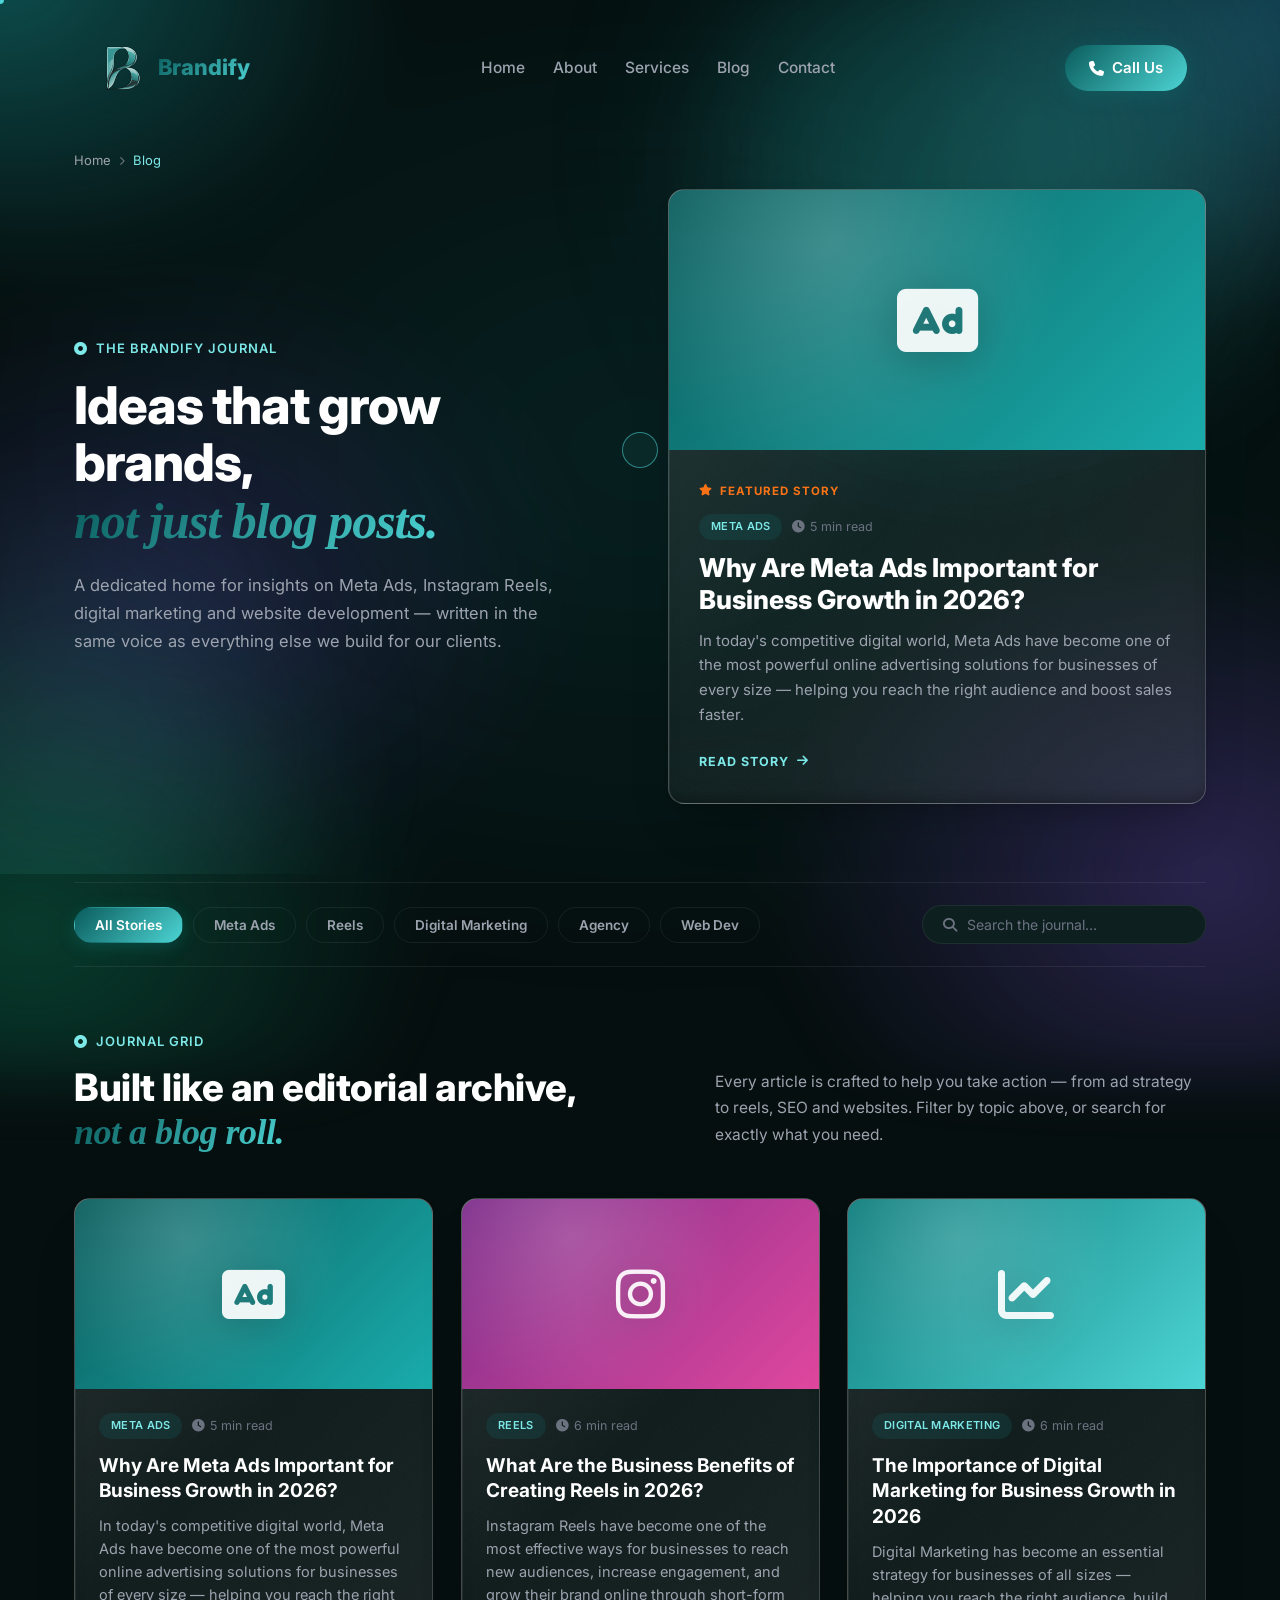
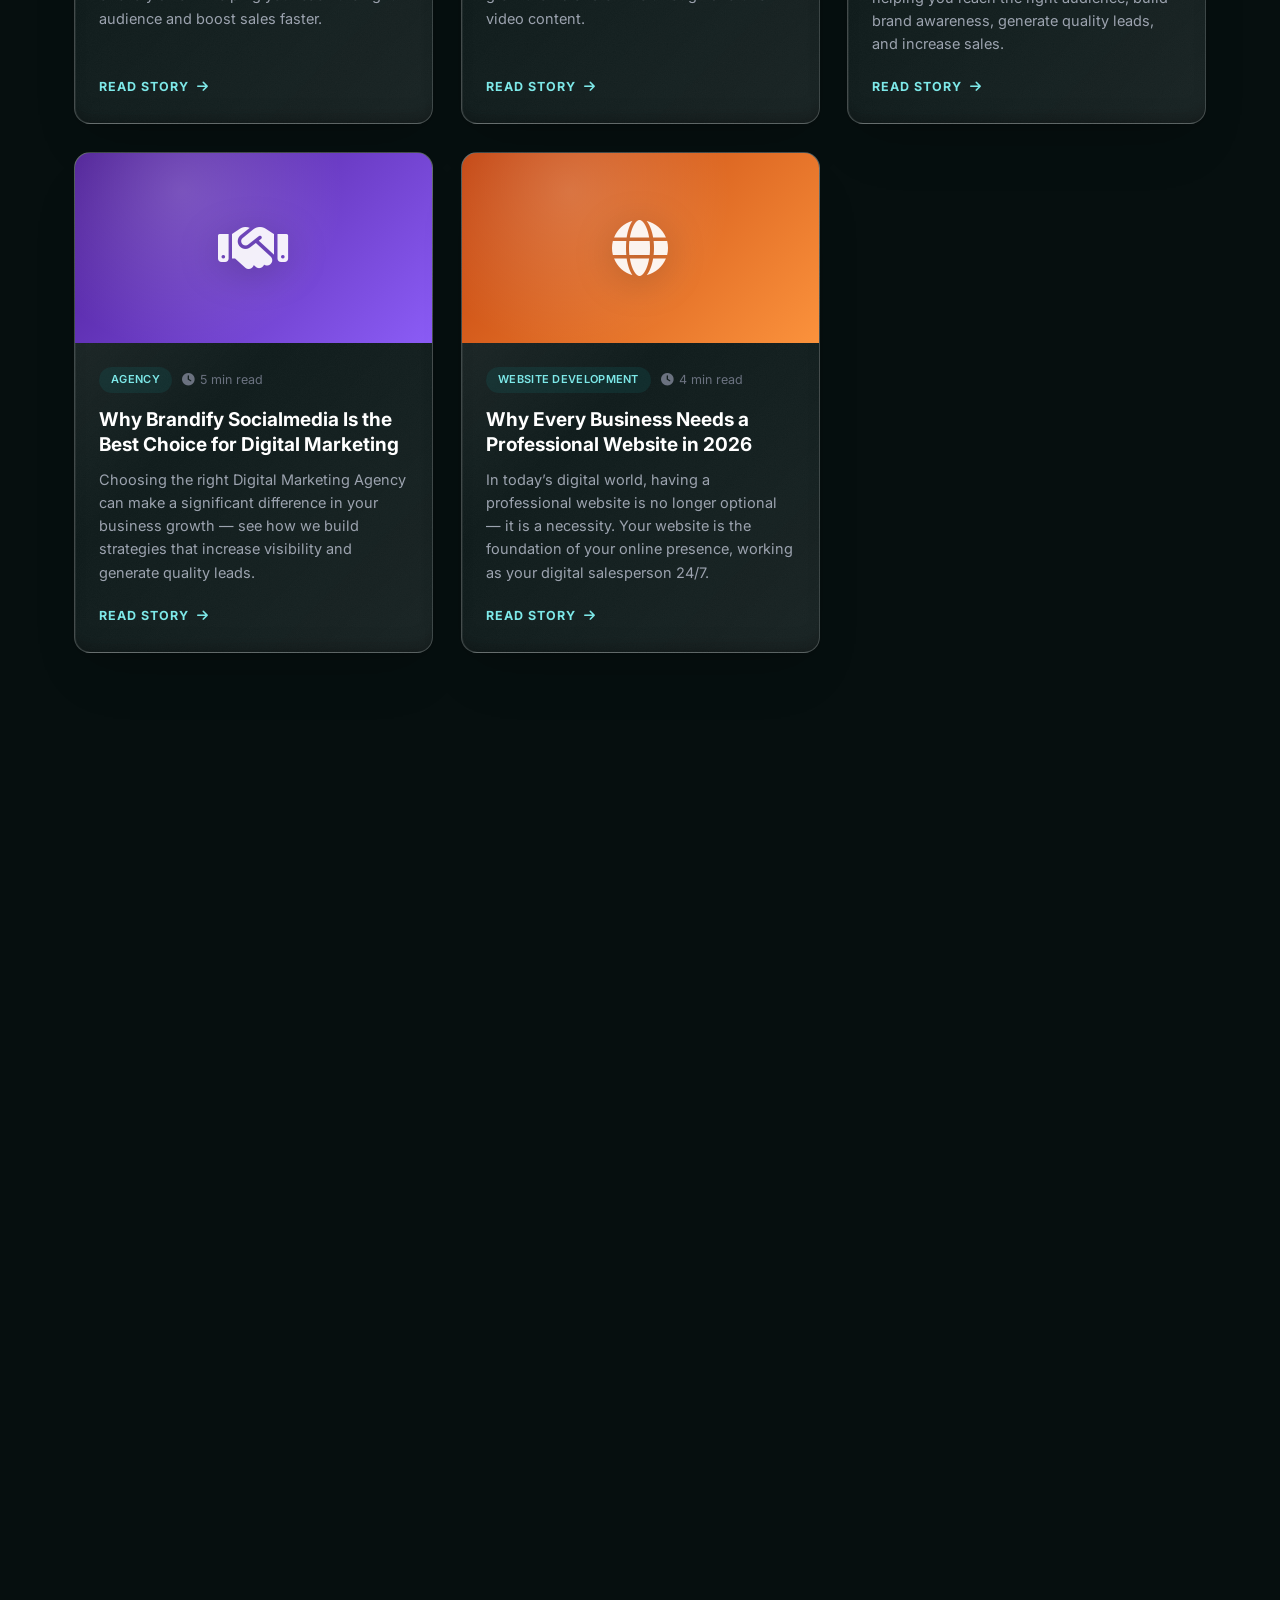
<file: blog.html>
<!DOCTYPE html>
<html lang="en">
<head>
  <meta charset="UTF-8" />
  <meta name="viewport" content="width=device-width, initial-scale=1.0"/>
  <title>Blog – Brandify Socialmedia</title>
  <meta name="description" content="Insights on Meta Ads, Instagram Reels, digital marketing and website development from the Brandify Socialmedia team."/>
  <link rel="preconnect" href="https://fonts.googleapis.com"/>
  <link href="https://fonts.googleapis.com/css2?family=Inter:wght@400;500;600;700;800;900&display=swap" rel="stylesheet"/>
  <link rel="stylesheet" href="https://cdnjs.cloudflare.com/ajax/libs/font-awesome/6.5.0/css/all.min.css"/>
  <link rel="stylesheet" href="css/style.css"/>
  <link rel="stylesheet" href="css/services.css"/>
  <link rel="stylesheet" href="css/blog.css"/>
</head>
<body>

<div class="cursor-dot" id="cursorDot"></div>
<div class="cursor-ring" id="cursorRing"></div>

<header class="navbar" id="navbar">
  <div class="container nav-wrap">
    <div class="navbar-pill">
      <a href="index.html" class="logo">
        <span class="logo-badge"><img src="images/Brandify_Logo.svg" alt="Brandify" class="logo-img"></span>
        <span>Brandify</span>
      </a>
      <nav class="nav-links" id="navLinks">
        <a href="index.html">Home</a>
        <a href="about.html">About</a>
        <a href="services.html">Services</a>
        <a href="blog.html" aria-current="page">Blog</a>
        <a href="contact.html">Contact</a>
      </nav>
      <div class="nav-actions">
        <a href="tel:+918140924369" class="btn-primary nav-cta"><i class="fa fa-phone"></i> Call Us</a>
      </div>
      <button class="hamburger" id="hamburger" aria-label="Menu">
        <span></span><span></span><span></span>
      </button>
    </div>
  </div>
</header>

<!-- ===== 1. HERO / EDITORIAL INTRO ===== -->
<section class="blog-hero scroll-reveal">
  <div class="hero-glow hero-glow-1"></div>
  <div class="hero-glow hero-glow-2"></div>
  <div class="container">
    <div class="breadcrumb">
      <a href="index.html">Home</a>
      <i class="fa fa-chevron-right"></i>
      <span>Blog</span>
    </div>
    <div class="blog-hero-inner">
      <div class="blog-hero-left">
        <div class="section-eyebrow"><i class="fa fa-circle-dot"></i> The Brandify Journal</div>
        <h1 class="blog-hero-title">
          Ideas that grow brands,<br>
          <span class="italic-accent">not just blog posts.</span>
        </h1>
        <p class="blog-hero-desc">A dedicated home for insights on Meta Ads, Instagram Reels, digital marketing and website development — written in the same voice as everything else we build for our clients.</p>
      </div>
      <div class="blog-hero-right" id="featuredPost">
        <!-- Featured post injected by blog.js -->
      </div>
    </div>
  </div>
</section>

<!-- ===== 2. CATEGORY FILTER BAR ===== -->
<section class="blog-filter-section scroll-reveal">
  <div class="container">
    <div class="blog-filter-bar">
      <div class="blog-filter-pills" id="filterPills">
        <button class="blog-pill active" data-cat="all">All Stories</button>
        <button class="blog-pill" data-cat="Meta Ads">Meta Ads</button>
        <button class="blog-pill" data-cat="Reels">Reels</button>
        <button class="blog-pill" data-cat="Digital Marketing">Digital Marketing</button>
        <button class="blog-pill" data-cat="Agency">Agency</button>
        <button class="blog-pill" data-cat="Website Development">Web Dev</button>
      </div>
      <div class="blog-search">
        <i class="fa fa-magnifying-glass"></i>
        <input type="text" id="blogSearch" placeholder="Search the journal…" aria-label="Search articles">
      </div>
    </div>
  </div>
</section>

<!-- ===== 3. JOURNAL GRID ===== -->
<section class="blog-grid-section scroll-reveal">
  <div class="container">
    <div class="blog-grid-header">
      <div class="blog-grid-header-left">
        <div class="section-eyebrow"><i class="fa fa-circle-dot"></i> Journal Grid</div>
        <h2 class="blog-grid-title">
          Built like an editorial archive,<br>
          <span class="italic-accent">not a blog roll.</span>
        </h2>
      </div>
      <p class="blog-grid-header-desc">Every article is crafted to help you take action — from ad strategy to reels, SEO and websites. Filter by topic above, or search for exactly what you need.</p>
    </div>

    <div class="blog-grid" id="blogGrid"></div>
    <div class="blog-empty" id="blogEmpty" style="display:none;">
      <i class="fa fa-magnifying-glass"></i>
      <p>No stories match your search yet. Try another topic.</p>
    </div>
  </div>
</section>

<!-- ===== 4. NEWSLETTER ===== -->
<section class="blog-newsletter-section scroll-reveal">
  <div class="container">
    <div class="blog-newsletter-card">
      <div class="hero-glow hero-glow-1"></div>
      <div class="blog-newsletter-inner">
        <div class="blog-newsletter-left">
          <div class="section-eyebrow"><i class="fa fa-circle-dot"></i> Stay in the Loop</div>
          <h2 class="blog-newsletter-title">
            Notes worth keeping,<br>
            <span class="italic-accent">delivered quietly.</span>
          </h2>
          <p class="blog-newsletter-desc">Get fresh marketing insights, campaign breakdowns and growth tips straight to your inbox. No spam — just ideas that help your brand grow.</p>
        </div>
        <form class="blog-newsletter-form" id="newsletterForm">
          <div class="blog-newsletter-field">
            <input type="email" id="newsletterEmail" placeholder="Enter your email" aria-label="Email address" required>
            <button type="submit" class="btn-primary">Subscribe <i class="fa fa-arrow-right"></i></button>
          </div>
          <p class="blog-newsletter-note" id="newsletterNote">We respect your privacy. Unsubscribe anytime.</p>
        </form>
      </div>
    </div>
  </div>
</section>

<!-- ===== 5. FOOTER ===== -->
<footer class="footer scroll-reveal" id="contact">
  <div class="container footer-inner">
    <div class="footer-col">
      <a href="index.html" class="logo footer-logo"><span>Brandify</span></a>
      <p class="footer-desc">Transform your brand with innovative digital marketing strategies and data-driven campaigns.</p>
      <div class="social-links">
        <a href="#"><i class="fab fa-instagram"></i></a>
        <a href="#"><i class="fab fa-facebook"></i></a>
        <a href="#"><i class="fab fa-linkedin"></i></a>
        <a href="#"><i class="fab fa-twitter"></i></a>
      </div>
    </div>
    <div class="footer-col">
      <h4>Quick Links</h4>
      <ul>
        <li><a href="index.html">Home</a></li>
        <li><a href="about.html">About</a></li>
        <li><a href="blog.html">Blog</a></li>
        <li><a href="contact.html">Contact</a></li>
      </ul>
    </div>
    <div class="footer-col">
      <h4>Contact Info</h4>
      <ul class="contact-list">
        <li><i class="fa fa-phone"></i> +91 81409 24369</li>
        <li><i class="fa fa-envelope"></i> hello@brandifysocialmedia.in</li>
        <li><i class="fa fa-location-dot"></i> Surat, Gujarat, India</li>
      </ul>
    </div>
  </div>
  <div class="footer-bottom">
    <p>© 2026 Brandify Socialmedia. All rights reserved.</p>
  </div>
</footer>

<!-- ===== BLOG ARTICLE MODAL ===== -->
<div class="modal-overlay blog-modal-overlay" id="blogModal">
  <div class="modal-box blog-modal-box">
    <button class="modal-close" id="closeBlogModal"><i class="fa fa-times"></i></button>
    <div class="blog-modal-banner" id="blogModalBanner">
      <i id="blogModalIcon"></i>
    </div>
    <div class="blog-modal-meta">
      <span id="blogModalTag" class="blog-tag"></span>
      <span id="blogModalRead" class="blog-read-time"></span>
    </div>
    <h2 id="blogModalTitle" class="blog-modal-title"></h2>
    <div id="blogModalBody" class="blog-modal-body"></div>
  </div>
</div>

<script src="js/blog.js" defer></script>
</body>
</html>
</file>
<file: css/style.css>
/* =========================================
   BRANDIFY SOCIALMEDIA – Main Stylesheet
   ========================================= */

/* ---------- RESET & BASE ---------- */
*, *::before, *::after { margin: 0; padding: 0; box-sizing: border-box; }

:root {
  --dark:      #060f0f;
  --dark2:     #091414;
  --card:      #0d1f1f;
  --border:    rgba(255,255,255,0.07);

  /* 🎨 LOGO COLOR — TEAL THEME */
  --purple:    #0E7C7C;
  --purple2:   #1AACAC;
  --pink:      #4DD4D4;
  --cyan:      #7DE8E8;
  --orange:    #f97316;
  --teal:      #4DD4D4;

  --grad:  linear-gradient(135deg, #0A5C5C 0%, #4DD4D4 100%);
  --grad2: linear-gradient(135deg, #0E7C7C, #1AACAC);

  --white:     #ffffff;
  --gray:      #9ca3af;
  --gray2:     #6b7280;
  --font:      'Inter', sans-serif;
  --radius:    16px;
  --radius-sm: 10px;
  --shadow:    0 4px 30px rgba(14,124,124,0.20);

  /* =========================================================
     TRUE GLASSMORPHISM MATERIAL TOKENS
     Frosted architectural glass built from layered light —
     tint + top reflection + grain over a teal frost base.
     Reused across every card/panel so the whole theme is
     one consistent physical material.
     ========================================================= */
  --glass-noise:
    url("data:image/svg+xml,%3Csvg xmlns='http://www.w3.org/2000/svg' width='140' height='140'%3E%3Cfilter id='n'%3E%3CfeTurbulence type='fractalNoise' baseFrequency='0.9' numOctaves='2' stitchTiles='stitch'/%3E%3CfeColorMatrix type='saturate' values='0'/%3E%3C/filter%3E%3Crect width='100%25' height='100%25' filter='url(%23n)' opacity='0.04'/%3E%3C/svg%3E");

  /* Layered frosted fill: grain → diagonal tint → top light → teal frost base.
     Base kept fairly transparent so the aurora light-field bleeds through and
     the glass actually refracts colour instead of reading as flat dark. */
  --glass-fill:
    var(--glass-noise),
    linear-gradient(135deg, rgba(255,255,255,0.12) 0%, rgba(255,255,255,0.03) 46%, rgba(255,255,255,0.07) 100%),
    linear-gradient(180deg, rgba(255,255,255,0.14) 0%, rgba(255,255,255,0) 34%),
    rgba(13,31,31,0.30);

  /* Same recipe but tuned to sit over the teal "featured" gradient */
  --glass-fill-featured:
    var(--glass-noise),
    linear-gradient(180deg, rgba(255,255,255,0.16) 0%, rgba(255,255,255,0) 34%),
    linear-gradient(145deg, rgba(10,92,92,0.34), rgba(77,212,212,0.14));

  --glass-border: rgba(255,255,255,0.18);
  --glass-border-hi: rgba(255,255,255,0.28);
  --glass-blur: blur(34px) saturate(215%) brightness(1.16);

  /* Multi-layer material shadow: top highlight, edge reflection,
     bottom thickness, then three soft ambient/occlusion falloffs. */
  --glass-shadow:
    inset 0 1px 0 rgba(255,255,255,0.22),
    inset 1px 0 0 rgba(255,255,255,0.07),
    inset 0 -14px 22px -16px rgba(0,0,0,0.50),
    0 2px 6px rgba(0,0,0,0.08),
    0 14px 30px -10px rgba(0,0,0,0.12),
    0 30px 55px -20px rgba(0,0,0,0.18);
  --glass-shadow-hover:
    inset 0 1px 0 rgba(255,255,255,0.30),
    inset 1px 0 0 rgba(255,255,255,0.10),
    inset 0 -16px 26px -16px rgba(0,0,0,0.55),
    0 4px 10px rgba(0,0,0,0.10),
    0 22px 44px -12px rgba(0,0,0,0.14),
    0 44px 82px -24px rgba(0,0,0,0.20);
}

html { scroll-behavior: smooth; background: #060f0f; }
body { font-family: var(--font); background: transparent; color: var(--white); line-height: 1.6; overflow-x: hidden; }

/* =========================================================
   ENVIRONMENTAL LIGHT FIELD
   A fixed aurora/mesh behind the whole site so the frosted
   glass has rich, colourful light to refract instead of flat
   black. Purely a backdrop — no layout impact, no pointer.
   ========================================================= */
body::before {
  content: "";
  position: fixed;
  inset: -20%;
  z-index: -2;
  pointer-events: none;
  background:
    radial-gradient(38% 42% at 14% 12%, rgba(26,172,172,0.42), transparent 60%),
    radial-gradient(34% 38% at 86% 16%, rgba(56,189,248,0.30), transparent 62%),
    radial-gradient(40% 44% at 82% 84%, rgba(139,92,246,0.28), transparent 62%),
    radial-gradient(36% 40% at 16% 88%, rgba(16,185,129,0.28), transparent 62%),
    radial-gradient(60% 60% at 50% 50%, rgba(14,124,124,0.16), transparent 70%);
  filter: blur(30px);
  animation: auroraDrift 26s ease-in-out infinite alternate;
  will-change: transform;
}
/* Second, slower colour layer drifting the opposite way for depth */
body::after {
  content: "";
  position: fixed;
  inset: -25%;
  z-index: -2;
  pointer-events: none;
  background:
    radial-gradient(30% 34% at 70% 30%, rgba(77,212,212,0.24), transparent 60%),
    radial-gradient(32% 36% at 26% 60%, rgba(124,58,237,0.18), transparent 62%);
  filter: blur(40px);
  mix-blend-mode: screen;
  animation: auroraDrift2 34s ease-in-out infinite alternate;
  will-change: transform;
}
@keyframes auroraDrift {
  0%   { transform: translate3d(0, 0, 0) scale(1); }
  100% { transform: translate3d(3%, 4%, 0) scale(1.08); }
}
@keyframes auroraDrift2 {
  0%   { transform: translate3d(0, 0, 0) scale(1.05); }
  100% { transform: translate3d(-4%, -3%, 0) scale(1); }
}
@media (prefers-reduced-motion: reduce) {
  body::before, body::after { animation: none; }
}
a { text-decoration: none; color: inherit; }
ul { list-style: none; }
img { max-width: 100%; display: block; }

/* ---------- UTILITIES ---------- */
.container { max-width: 1180px; margin: 0 auto; padding: 0 24px; }
.section-pad { padding: 96px 0; }
.section-eyebrow { font-size: 13px; font-weight: 600; color: var(--cyan); letter-spacing: 1px; text-transform: uppercase; margin-bottom: 14px; display: flex; align-items: center; gap: 8px; }
.section-eyebrow.center { justify-content: center; }
.section-title { font-size: 40px; font-weight: 800; line-height: 1.2; margin-bottom: 16px; }
.section-title.center { text-align: center; }
.section-sub { color: var(--gray); font-size: 16px; margin-bottom: 56px; }
.section-sub.center { text-align: center; max-width: 560px; margin-left: auto; margin-right: auto; }
.grad-text { background: var(--grad); -webkit-background-clip: text; -webkit-text-fill-color: transparent; background-clip: text; }

/* ---------- BUTTONS ---------- */
.btn-primary {
  background: var(--grad);
  color: #fff;
  padding: 13px 28px;
  border-radius: 50px;
  font-size: 15px;
  font-weight: 600;
  display: inline-flex;
  align-items: center;
  gap: 8px;
  white-space: nowrap;
  transition: opacity .25s, transform .25s, box-shadow .25s;
  box-shadow: 0 4px 20px rgba(14,124,124,.30);
  border: none;
  cursor: pointer;
}
.btn-primary:hover { opacity: .88; transform: translateY(-2px); box-shadow: 0 8px 28px rgba(14,124,124,.45); }
.btn-primary.lg { padding: 15px 34px; font-size: 16px; }

.plan-btn.btn-primary {
  background: linear-gradient(135deg, #0A7A7A 0%, #4DD4D4 100%);
  box-shadow: 0 4px 20px rgba(77,212,212,.30);
}

.btn-outline {
  background: transparent;
  color: var(--white);
  padding: 13px 28px;
  border-radius: 50px;
  font-size: 15px;
  font-weight: 600;
  border: 1.5px solid rgba(255,255,255,0.2);
  display: inline-flex;
  align-items: center;
  gap: 8px;
  transition: all .25s;
  cursor: pointer;
}
.btn-outline:hover { border-color: var(--purple2); background: rgba(14,124,124,.1); }
.btn-outline.lg { padding: 15px 34px; font-size: 16px; }
.btn-outline.sm { padding: 9px 20px; font-size: 13px; }

.btn-ghost { color: var(--gray); font-size: 14px; font-weight: 500; display: flex; align-items: center; gap: 6px; transition: color .2s; white-space: nowrap; }
.btn-ghost:hover { color: var(--white); }

/* ---------- NAVBAR (Floating Pill + Glassmorphism) ---------- */
.navbar {
  position: fixed; top: 0; left: 0; right: 0; z-index: 1000;
  padding: 22px 0;
  background: transparent;
  transition: padding 0.5s cubic-bezier(0.16, 1, 0.3, 1);
}
.navbar.scrolled { padding: 14px 0; }

.nav-wrap { display: flex; justify-content: center; }

.navbar-pill {
  width: 100%;
  max-width: 1250px;
  display: flex;
  align-items: center;
  gap: 32px;
  padding: 18px 18px 18px 20px;
  border-radius: 50px;
  background: transparent;
  border: 1px solid transparent;
  box-shadow: none;
  -webkit-backdrop-filter: blur(0px);
  backdrop-filter: blur(0px);
  transition:
    max-width 0.6s cubic-bezier(0.16, 1, 0.3, 1),
    background 0.55s cubic-bezier(0.16, 1, 0.3, 1),
    border-color 0.55s cubic-bezier(0.16, 1, 0.3, 1),
    box-shadow 0.55s cubic-bezier(0.16, 1, 0.3, 1),
    backdrop-filter 0.55s cubic-bezier(0.16, 1, 0.3, 1),
    -webkit-backdrop-filter 0.55s cubic-bezier(0.16, 1, 0.3, 1),
    padding 0.5s cubic-bezier(0.16, 1, 0.3, 1),
    transform 0.5s cubic-bezier(0.16, 1, 0.3, 1);
}

/* Glassmorphism state on scroll — pill shrinks from 1250px to 850px */
.navbar.scrolled .navbar-pill {
  max-width: 850px;
  background:
    var(--glass-noise),
    linear-gradient(180deg, rgba(255,255,255,0.10) 0%, rgba(255,255,255,0) 40%),
    linear-gradient(135deg, rgba(255,255,255,0.08), rgba(255,255,255,0.02)),
    rgba(13, 31, 31, 0.45);
  border-color: var(--glass-border);
  box-shadow:
    inset 0 1px 0 rgba(255, 255, 255, 0.24),
    inset 1px 0 0 rgba(255, 255, 255, 0.07),
    inset 0 -10px 18px -14px rgba(0, 0, 0, 0.5),
    0 10px 34px -8px rgba(0, 0, 0, 0.40),
    0 24px 50px -20px rgba(0, 0, 0, 0.30);
  -webkit-backdrop-filter: blur(30px) saturate(200%) brightness(1.06);
  backdrop-filter: blur(30px) saturate(200%) brightness(1.06);
  padding: 12px 12px 12px 16px;
  transform: translateY(2px);
}

.logo { font-size: 22px; font-weight: 800; display: flex; align-items: center; gap: 9px; }
.logo-badge {
  width: 54px; height: 54px;
  background: transparent;
  display: flex; align-items: center; justify-content: center;
  flex-shrink: 0;
  overflow: visible;
}
.logo-img { width: 100%; height: 100%; object-fit: contain; display: block; }
.logo span:not(.logo-badge) { background: var(--grad); -webkit-background-clip: text; -webkit-text-fill-color: transparent; background-clip: text; }

.nav-links { display: flex; align-items: center; gap: 28px; flex: 1; justify-content: center; }
.nav-links a { font-size: 15.5px; color: var(--gray); font-weight: 500; transition: color .2s; }
.nav-links a:hover { color: var(--white); }
.nav-actions { display: flex; align-items: center; gap: 16px; flex-shrink: 0; }
.nav-actions .btn-ghost { font-size: 15px; white-space: nowrap; transition: color .2s, font-size .5s cubic-bezier(0.16, 1, 0.3, 1); }
.nav-cta { padding: 11px 24px !important; font-size: 15px !important; white-space: nowrap; transition: opacity .25s, transform .25s, box-shadow .25s, padding .5s cubic-bezier(0.16, 1, 0.3, 1), font-size .5s cubic-bezier(0.16, 1, 0.3, 1) !important; }

/* Shrink nav buttons slightly on scroll so text never wraps to 2 lines */
.navbar.scrolled .nav-actions .btn-ghost { font-size: 13px; }
.navbar.scrolled .nav-cta { padding: 9px 18px !important; font-size: 13px !important; }
.hamburger { display: none; flex-direction: column; gap: 5px; background: none; border: none; cursor: pointer; padding: 4px; }
.hamburger span { display: block; width: 22px; height: 2px; background: var(--white); border-radius: 2px; transition: all .3s; }

/* ---------- HERO CAROUSEL ---------- */
.hero-carousel-section {
  position: relative;
  overflow: hidden;
  min-height: 100vh;
}
.hero-carousel-track {
  display: flex;
  transition: transform 0.75s cubic-bezier(0.25, 1, 0.4, 1);
  will-change: transform;
}
.hero-slide {
  min-width: 100%;
  min-height: 100vh;
  display: flex;
  align-items: center;
  padding: 120px 0 100px;
  position: relative;
  overflow: hidden;
  background: radial-gradient(ellipse 80% 60% at 70% 50%, rgba(14,124,124,.18) 0%, transparent 70%),
              radial-gradient(ellipse 60% 50% at 10% 70%, rgba(77,212,212,.10) 0%, transparent 60%),
              rgba(6,15,15,0.70);
}

/* Hero carousel controls */
.hero-carousel-controls {
  position: absolute;
  bottom: 36px;
  left: 50%;
  transform: translateX(-50%);
  display: flex;
  align-items: center;
  gap: 20px;
  z-index: 20;
}
.hero-nav-btn {
  width: 40px; height: 40px; border-radius: 50%;
  background: rgba(255,255,255,.08);
  border: 1px solid rgba(255,255,255,.15);
  color: var(--white); cursor: pointer; font-size: 13px;
  display: flex; align-items: center; justify-content: center;
  transition: all .25s;
}
.hero-nav-btn:hover { background: var(--grad); border-color: transparent; }
.hero-dots { display: flex; gap: 8px; align-items: center; }
.hero-dot {
  width: 8px; height: 8px; border-radius: 50%;
  background: rgba(255,255,255,.3); cursor: pointer; transition: all .35s;
}
.hero-dot.active { background: var(--teal); width: 28px; border-radius: 4px; }

/* Slide content layout same as original */
.hero-glow {
  position: absolute;
  border-radius: 50%;
  filter: blur(80px);
  pointer-events: none;
}
.hero-glow-1 { width: 500px; height: 500px; background: rgba(14,124,124,.25); top: -100px; right: 5%; }
.hero-glow-2 { width: 400px; height: 400px; background: rgba(77,212,212,.12); bottom: -80px; left: -10%; }

.hero-inner {
  display: grid;
  grid-template-columns: 1fr 1fr;
  gap: 64px;
  align-items: center;
  position: relative;
  z-index: 1;
  width: 100%;
  max-width: 1180px;
  margin: 0 auto;
  padding: 0 24px;
}

.badge-tag {
  display: inline-flex; align-items: center; gap: 8px;
  background: rgba(14,124,124,.15); border: 1px solid rgba(14,124,124,.30);
  color: var(--cyan); font-size: 13px; font-weight: 600;
  padding: 7px 16px; border-radius: 50px; margin-bottom: 22px; letter-spacing: .5px;
}
.badge-tag .dot { width: 7px; height: 7px; background: var(--cyan); border-radius: 50%; display: block; animation: pulse 2s infinite; }

.hero-title { font-size: 60px; font-weight: 900; line-height: 1.1; margin-bottom: 22px; letter-spacing: -1px; }
.hero-desc { color: var(--gray); font-size: 17px; line-height: 1.75; margin-bottom: 36px; max-width: 480px; }
.hero-btns { display: flex; gap: 16px; flex-wrap: wrap; }

/* Gradient text variants */
.grad-text-orange {
  background: linear-gradient(135deg, #c2410c 0%, #fb923c 100%);
  -webkit-background-clip: text; -webkit-text-fill-color: transparent; background-clip: text;
}
.grad-text-indigo {
  background: linear-gradient(135deg, #4338ca 0%, #818cf8 100%);
  -webkit-background-clip: text; -webkit-text-fill-color: transparent; background-clip: text;
}

/* Stat grid */
.stat-grid { display: grid; grid-template-columns: 1fr 1fr; gap: 16px; }
.stat-card {
  background: var(--glass-fill);
  border: 1px solid var(--glass-border);
  border-radius: 20px;
  padding: 28px 24px;
  -webkit-backdrop-filter: var(--glass-blur);
  backdrop-filter: var(--glass-blur);
  box-shadow: var(--glass-shadow);
  transition: transform .3s, box-shadow .3s, border-color .3s;
  will-change: transform;
}
.stat-card:hover { transform: translateY(-4px); box-shadow: var(--glass-shadow-hover); border-color: var(--glass-border-hi); }
.stat-card.wide { grid-column: 1 / -1; }
.stat-card.big { text-align: center; }
.stat-label { font-size: 13px; color: var(--gray); margin-bottom: 8px; }
.stat-num { font-size: 46px; font-weight: 900; }
.collab-avatars { display: flex; margin-top: 12px; }
.av {
  width: 40px; height: 40px; border-radius: 50%;
  display: flex; align-items: center; justify-content: center;
  font-size: 14px; font-weight: 700; border: 2px solid var(--dark);
  margin-left: -8px; flex-shrink: 0;
}
.av:first-child { margin-left: 0; }
.av1 { background: var(--grad); }
.av2 { background: linear-gradient(135deg,#06b6d4,#0E7C7C); }
.av3 { background: linear-gradient(135deg,#f97316,#ec4899); }
.av4 { background: rgba(255,255,255,.1); font-size: 11px; }
.sm-av { width: 36px; height: 36px; font-size: 12px; }

/* ── VIDEO EDITING SLIDE UI ── */
.video-hero-card {
  display: flex; flex-direction: column; gap: 20px;
}
.reel-preview-wrap {
  position: relative;
  display: flex; justify-content: center;
}
.reel-phone-frame {
  width: 200px;
  height: 340px;
  background: #0d1f1f;
  border: 2px solid rgba(249,115,22,.3);
  border-radius: 28px;
  overflow: hidden;
  box-shadow: 0 20px 60px rgba(249,115,22,.2), 0 0 0 1px rgba(255,255,255,.06);
  position: relative;
}
.reel-screen {
  width: 100%; height: 100%;
  background: linear-gradient(160deg, rgba(249,115,22,.15) 0%, rgba(13,31,31,1) 50%);
  display: flex; flex-direction: column;
}
.reel-overlay-ui {
  display: flex; flex-direction: column; height: 100%; padding: 16px 12px 14px;
}
.reel-top-bar {
  display: flex; justify-content: space-between; align-items: center;
  margin-bottom: auto;
}
.reel-label { font-size: 12px; font-weight: 700; color: #fff; display: flex; align-items: center; gap: 5px; }
.reel-label i { color: #e1306c; }
.reel-upload-btn {
  background: rgba(249,115,22,.2); border: 1px solid rgba(249,115,22,.4);
  color: #fb923c; font-size: 10px; font-weight: 600;
  padding: 4px 10px; border-radius: 20px; cursor: pointer; display: flex; align-items: center; gap: 4px;
}
.reel-play-area {
  display: flex; align-items: center; justify-content: center; flex: 1;
}
.reel-play-icon {
  width: 48px; height: 48px; border-radius: 50%;
  background: rgba(249,115,22,.25); border: 2px solid rgba(249,115,22,.5);
  display: flex; align-items: center; justify-content: center;
  font-size: 16px; color: #fb923c;
  animation: pulsePlay 2s infinite;
}
@keyframes pulsePlay {
  0%,100% { box-shadow: 0 0 0 0 rgba(249,115,22,.4); }
  50%      { box-shadow: 0 0 0 12px rgba(249,115,22,.0); }
}
.reel-bottom-bar { display: flex; flex-direction: column; gap: 8px; }
.reel-progress-track {
  height: 3px; background: rgba(255,255,255,.15); border-radius: 2px; overflow: hidden;
}
.reel-progress-fill {
  height: 100%; width: 65%; background: linear-gradient(90deg,#c2410c,#fb923c);
  border-radius: 2px; animation: reelProgress 4s linear infinite;
}
@keyframes reelProgress { 0%{width:0%} 100%{width:100%} }
.reel-actions { display: flex; gap: 14px; font-size: 10px; color: rgba(255,255,255,.7); }
.reel-actions span { display: flex; align-items: center; gap: 4px; }
.reel-actions i { color: #fb923c; }

.reel-stats-float {
  position: absolute;
  right: -10px; top: 50%;
  transform: translateY(-50%);
  display: flex; flex-direction: column; gap: 10px;
}
.reel-stat-chip {
  background: rgba(13,31,31,.95); border: 1px solid rgba(249,115,22,.25);
  border-radius: 20px; padding: 6px 12px;
  font-size: 11px; font-weight: 600; color: #fff;
  display: flex; align-items: center; gap: 6px;
  white-space: nowrap;
  backdrop-filter: blur(8px);
}
.video-services-row {
  display: flex; flex-wrap: wrap; gap: 8px; justify-content: center;
}
.vs-tag {
  display: flex; align-items: center; gap: 6px;
  background: rgba(255,255,255,.05); border: 1px solid rgba(255,255,255,.1);
  border-radius: 20px; padding: 6px 14px; font-size: 12px; color: var(--gray);
  transition: all .2s;
}
.vs-tag:hover { border-color: rgba(249,115,22,.4); color: #fb923c; }
.vs-tag i { font-size: 11px; }

/* ── WEBSITE CREATION SLIDE UI ── */
.web-hero-card { display: flex; flex-direction: column; gap: 18px; }
.platform-showcase { display: flex; flex-direction: column; gap: 12px; }
.platform-card {
  display: flex; align-items: center; gap: 16px;
  border-radius: 16px; padding: 16px 20px;
}
.shopify-card {
  background: rgba(99,102,241,.10);
  border: 1px solid rgba(99,102,241,.3);
}
.platform-logo { font-size: 28px; color: #818cf8; }
.shopify-card .platform-logo { color: #95bf47; }
.platform-info { display: flex; flex-direction: column; gap: 3px; }
.platform-name { font-size: 15px; font-weight: 700; }
.platform-tag { font-size: 11px; color: #818cf8; font-weight: 600; }
.shopify-card .platform-tag { color: #95bf47; }
.platform-mini-grid { display: grid; grid-template-columns: repeat(3,1fr); gap: 8px; }
.platform-mini {
  background: rgba(255,255,255,.04); border: 1px solid var(--border);
  border-radius: 12px; padding: 10px; text-align: center;
  display: flex; flex-direction: column; align-items: center; gap: 6px;
  font-size: 10px; color: var(--gray);
  transition: all .2s;
}
.platform-mini:hover { border-color: rgba(99,102,241,.3); color: #818cf8; }
.platform-mini i { font-size: 18px; color: var(--gray); }
.platform-mini:hover i { color: #818cf8; }

/* Browser mockup */
.browser-mockup {
  background: rgba(13,31,31,.8); border: 1px solid var(--border);
  border-radius: 12px; overflow: hidden;
}
.browser-bar {
  background: rgba(255,255,255,.04); padding: 10px 14px;
  display: flex; align-items: center; gap: 10px;
  border-bottom: 1px solid var(--border);
}
.browser-dots { display: flex; gap: 5px; }
.browser-dots span { width: 9px; height: 9px; border-radius: 50%; }
.browser-dots span:nth-child(1){background:#ff5f57}
.browser-dots span:nth-child(2){background:#febc2e}
.browser-dots span:nth-child(3){background:#28c840}
.browser-url {
  background: rgba(255,255,255,.05); border-radius: 20px;
  padding: 4px 14px; font-size: 11px; color: var(--gray); flex: 1; text-align: center;
}
.browser-content { padding: 14px; }
.mock-product-row { display: grid; grid-template-columns: repeat(3,1fr); gap: 8px; margin-bottom: 12px; }
.mock-product {
  height: 60px; border-radius: 8px;
  background: linear-gradient(135deg, rgba(99,102,241,.2), rgba(14,124,124,.15));
  border: 1px solid rgba(99,102,241,.15);
  animation: shimmer 2s infinite;
}
@keyframes shimmer {
  0%,100%{opacity:.6} 50%{opacity:1}
}
.mock-add-cart {
  background: linear-gradient(135deg,#4338ca,#818cf8);
  color: #fff; font-size: 11px; font-weight: 700;
  padding: 8px; border-radius: 8px; text-align: center;
  display: flex; align-items: center; justify-content: center; gap: 6px;
}
.web-stat-row { display: flex; gap: 12px; }
.web-stat {
  flex: 1; text-align: center;
  background: rgba(255,255,255,.04); border: 1px solid var(--border);
  border-radius: 12px; padding: 12px 8px;
}
.ws-num { display: block; font-size: 20px; font-weight: 900; color: #818cf8; }
.ws-label { font-size: 10px; color: var(--gray); }

/* ---------- TRUST BAR ---------- */
.trust-bar {
  background: rgba(9,20,20,0.72);
  border-top: 1px solid rgba(77,212,212,.10);
  border-bottom: 1px solid rgba(77,212,212,.10);
  padding: 0;
  position: relative;
  overflow: hidden;
}
.trust-bar::before {
  content: '';
  position: absolute; inset: 0;
  background: linear-gradient(90deg, transparent 0%, rgba(14,124,124,.06) 30%, rgba(14,124,124,.06) 70%, transparent 100%);
  pointer-events: none;
}
.trust-bar-inner {
  max-width: 1180px;
  margin: 0 auto;
  padding: 0 24px;
  display: flex;
  align-items: stretch;
}
.trust-item {
  flex: 1;
  display: flex;
  flex-direction: column;
  align-items: center;
  justify-content: center;
  gap: 5px;
  padding: 32px 20px;
  position: relative;
  cursor: default;
  transition: background .25s;
}
.trust-item:hover {
  background: rgba(77,212,212,.04);
}
.trust-num {
  font-size: 30px;
  font-weight: 900;
  letter-spacing: -0.5px;
  background: var(--grad);
  -webkit-background-clip: text;
  -webkit-text-fill-color: transparent;
  background-clip: text;
  line-height: 1;
}
.trust-label {
  font-size: 12px;
  font-weight: 500;
  color: var(--gray);
  letter-spacing: 0.4px;
  text-align: center;
}
.trust-divider {
  width: 1px;
  background: rgba(255,255,255,.07);
  align-self: stretch;
  flex-shrink: 0;
}

@media (max-width: 640px) {
  .trust-bar-inner { flex-wrap: wrap; }
  .trust-item { flex: 1 1 45%; padding: 24px 16px; }
  .trust-divider:nth-child(4) { display: none; }
  .trust-num { font-size: 24px; }
}

/* ---------- SERVICES ---------- */
.services {
  background:
    linear-gradient(rgba(14,124,124,.04) 1px, transparent 1px),
    linear-gradient(90deg, rgba(14,124,124,.04) 1px, transparent 1px),
    linear-gradient(rgba(77,212,212,.025) 1px, transparent 1px),
    linear-gradient(90deg, rgba(77,212,212,.025) 1px, transparent 1px),
    rgba(6,15,15,0.44);
  background-size: 60px 60px, 60px 60px, 20px 20px, 20px 20px;
  position: relative;
}
.services::before {
  content: '';
  position: absolute; inset: 0;
  background: radial-gradient(ellipse 70% 60% at 50% 0%, rgba(14,124,124,.12) 0%, transparent 70%),
              radial-gradient(ellipse 50% 40% at 50% 100%, rgba(77,212,212,.06) 0%, transparent 60%);
  pointer-events: none;
}
.services .container { position: relative; z-index: 1; }
.services-grid { display: grid; grid-template-columns: repeat(4, 1fr); gap: 24px; }
.service-card {
  background: var(--glass-fill);
  border: 1px solid var(--glass-border);
  -webkit-backdrop-filter: var(--glass-blur);
  backdrop-filter: var(--glass-blur);
  box-shadow: var(--glass-shadow);
  border-radius: var(--radius);
  padding: 32px 24px;
  transition: transform .3s, box-shadow .3s, border-color .3s;
  will-change: transform;
}
.service-card:hover { transform: translateY(-6px); box-shadow: var(--glass-shadow-hover); border-color: var(--glass-border-hi); }
.svc-icon {
  width: 52px; height: 52px; border-radius: 14px;
  display: flex; align-items: center; justify-content: center;
  font-size: 22px; margin-bottom: 20px;
}
.svc-icon.purple { background: rgba(14,124,124,.15); color: var(--purple2); }
.svc-icon.pink   { background: rgba(77,212,212,.15);  color: var(--pink); }
.svc-icon.cyan   { background: rgba(125,232,232,.15); color: var(--cyan); }
.svc-icon.orange { background: rgba(249,115,22,.15);  color: var(--orange); }
.service-card h3 { font-size: 17px; font-weight: 700; margin-bottom: 10px; }
.service-card p  { font-size: 14px; color: var(--gray); line-height: 1.7; }

/* ---------- SOLUTIONS SLIDER ---------- */
.solutions { background: rgba(9,20,20,0.44); }
.slider-wrap { position: relative; overflow: hidden; border-radius: 24px; }
.slider-track { display: flex; transition: transform .4s ease; }
.slide { min-width: 100%; }
.slide-card {
  display: grid; grid-template-columns: 1fr 1fr;
  background: var(--glass-fill);
  border: 1px solid var(--glass-border);
  -webkit-backdrop-filter: var(--glass-blur);
  backdrop-filter: var(--glass-blur);
  box-shadow: var(--glass-shadow);
  border-radius: 24px;
  overflow: hidden;
  min-height: 380px;
}
.slide-img {
  background: linear-gradient(135deg, rgba(14,124,124,.2), rgba(77,212,212,.2));
  display: flex; align-items: center; justify-content: center;
  padding: 40px;
}
.mock-chart { display: flex; align-items: flex-end; gap: 10px; height: 150px; width: 100%; }
.chart-bar {
  flex: 1; border-radius: 6px 6px 0 0;
  background: var(--grad);
  opacity: .8;
  transition: height .5s;
}
.slide-content { padding: 40px; display: flex; flex-direction: column; gap: 16px; }
.slide-content h3 { font-size: 24px; font-weight: 800; }
.slide-content > p { color: var(--gray); font-size: 15px; }
.slide-list { display: flex; flex-direction: column; gap: 10px; flex: 1; }
.slide-list li { display: flex; align-items: flex-start; gap: 10px; font-size: 14px; color: var(--gray); }
.slide-list li i { color: var(--teal); margin-top: 2px; flex-shrink: 0; }

.slider-btn {
  position: absolute; top: 50%; transform: translateY(-50%);
  width: 44px; height: 44px; border-radius: 50%;
  background: rgba(255,255,255,.08); border: 1px solid var(--border);
  color: var(--white); cursor: pointer; font-size: 14px;
  display: flex; align-items: center; justify-content: center;
  transition: all .2s; z-index: 10;
}
.slider-btn:hover { background: var(--grad); border-color: transparent; }
.slider-btn.prev { left: 16px; }
.slider-btn.next { right: 16px; }

.slider-dots { display: flex; justify-content: center; gap: 8px; margin-top: 24px; }
.dot-item {
  width: 8px; height: 8px; border-radius: 50%;
  background: var(--gray2); cursor: pointer; transition: all .3s;
}
.dot-item.active { background: var(--purple2); width: 24px; border-radius: 4px; }

/* ---------- PLANS ---------- */
.plans {
  background:
    linear-gradient(rgba(14,124,124,.05) 1px, transparent 1px),
    linear-gradient(90deg, rgba(14,124,124,.05) 1px, transparent 1px),
    rgba(6,15,15,0.70);
  background-size: 56px 56px;
  position: relative;
  overflow: hidden;
}
.plans::before {
  content: '';
  position: absolute; top: -120px; right: -100px;
  width: 380px; height: 380px;
  background: radial-gradient(circle, rgba(14,124,124,.16) 0%, transparent 70%);
  border-radius: 50%;
  pointer-events: none;
}
.plans::after {
  content: '';
  position: absolute; bottom: -140px; left: -100px;
  width: 420px; height: 420px;
  background: radial-gradient(circle, rgba(77,212,212,.08) 0%, transparent 70%);
  border-radius: 50%;
  pointer-events: none;
}
.plans .container { position: relative; z-index: 1; }
.plans-grid { display: grid; grid-template-columns: repeat(3, 1fr); gap: 24px; align-items: start; }
.plan-card {
  background: var(--glass-fill);
  border: 1px solid var(--glass-border);
  border-radius: 24px;
  padding: 36px 28px;
  -webkit-backdrop-filter: var(--glass-blur);
  backdrop-filter: var(--glass-blur);
  box-shadow: var(--glass-shadow);
  transition: transform .3s, box-shadow .3s, border-color .3s;
  position: relative;
  will-change: transform;
}
.plan-card:hover { transform: translateY(-6px); box-shadow: var(--glass-shadow-hover); }
.plan-card.featured {
  background: var(--glass-fill-featured);
  border-color: rgba(26,172,172,.5);
  box-shadow: var(--glass-shadow), 0 0 50px rgba(14,124,124,.30);
  transform: scale(1.03);
}
.plan-card.featured:hover { transform: scale(1.03) translateY(-6px); }
.plan-badge {
  display: inline-block;
  font-size: 14px; font-weight: 700; padding: 6px 16px;
  border-radius: 50px; margin-bottom: 20px;
}
.plan-badge.teal        { background: rgba(20,184,166,.15); color: var(--teal); border: 1px solid rgba(20,184,166,.3); }
.plan-badge.gold        { background: rgba(14,124,124,.20); color: #4DD4D4; border: 1px solid rgba(14,124,124,.4); }
.plan-badge.purple-badge{ background: rgba(14,124,124,.12); color: var(--purple2); border: 1px solid rgba(14,124,124,.3); }
.hot { font-size: 12px; }
.plan-price { font-size: 42px; font-weight: 900; margin-bottom: 28px; }
.currency { font-size: 24px; font-weight: 700; }
.period { font-size: 15px; color: var(--gray); font-weight: 500; }
.plan-features { display: flex; flex-direction: column; gap: 12px; margin-bottom: 32px; }
.plan-features li { display: flex; align-items: flex-start; gap: 10px; font-size: 14px; color: var(--gray); }
.plan-features li i { color: #4DD4D4; margin-top: 2px; flex-shrink: 0; }
.plan-btn { width: 100%; justify-content: center; }

.custom-cta { text-align: center; margin-top: 48px; padding: 32px; background: rgba(13,31,31,0.82); border: 1px solid var(--border); border-radius: var(--radius); backdrop-filter: blur(4px); }
.custom-cta p { color: var(--gray); margin-bottom: 20px; }

/* ---------- PLANS ACTION BUTTONS ---------- */
.plans-actions {
  display: flex;
  align-items: center;
  justify-content: center;
  gap: 16px;
  margin-top: 48px;
  flex-wrap: wrap;
}
.plans-action-btn {
  min-width: 180px;
  justify-content: center;
  font-size: 15px;
  padding: 14px 30px;
}

/* ---------- COMPARE MODAL ---------- */
.compare-modal-overlay {
  position: fixed;
  inset: 0;
  background: rgba(4,10,10,0.88);
  backdrop-filter: blur(8px);
  z-index: 9900;
  display: flex;
  align-items: center;
  justify-content: center;
  padding: 24px;
  opacity: 0;
  pointer-events: none;
  transition: opacity 0.3s ease;
}
.compare-modal-overlay.active {
  opacity: 1;
  pointer-events: all;
}
.compare-modal {
  background: #0d1f1f;
  border: 1px solid rgba(77,212,212,0.22);
  border-radius: 28px;
  width: 100%;
  max-width: 920px;
  max-height: 90vh;
  display: flex;
  flex-direction: column;
  position: relative;
  box-shadow: 0 24px 80px rgba(0,0,0,0.55), 0 0 60px rgba(14,124,124,0.12);
  transform: translateY(24px) scale(0.97);
  transition: transform 0.35s cubic-bezier(0.22,1,0.36,1), opacity 0.3s ease;
}
.compare-modal-overlay.active .compare-modal {
  transform: translateY(0) scale(1);
}
.compare-close {
  position: absolute;
  top: 18px; right: 18px;
  width: 36px; height: 36px;
  border-radius: 50%;
  background: rgba(255,255,255,0.06);
  border: 1px solid rgba(255,255,255,0.1);
  color: var(--gray);
  cursor: pointer;
  font-size: 16px;
  display: flex; align-items: center; justify-content: center;
  transition: all 0.2s;
  z-index: 2;
}
.compare-close:hover { background: rgba(77,212,212,0.15); color: var(--white); border-color: rgba(77,212,212,0.35); }

.compare-header {
  padding: 36px 36px 0;
  flex-shrink: 0;
}
.compare-title {
  font-size: 28px; font-weight: 800;
  background: var(--grad);
  -webkit-background-clip: text; -webkit-text-fill-color: transparent; background-clip: text;
  margin-bottom: 6px;
}
.compare-sub { color: var(--gray); font-size: 14px; margin-bottom: 28px; }

.compare-table-wrap {
  overflow: auto;
  padding: 0 36px 36px;
  flex: 1;
  scrollbar-width: thin;
  scrollbar-color: rgba(77,212,212,0.25) transparent;
}
.compare-table-wrap::-webkit-scrollbar { width: 5px; height: 5px; }
.compare-table-wrap::-webkit-scrollbar-thumb { background: rgba(77,212,212,0.25); border-radius: 4px; }

.compare-table {
  width: 100%;
  border-collapse: collapse;
  min-width: 560px;
}
.compare-table th,
.compare-table td {
  padding: 14px 16px;
  text-align: center;
  font-size: 14px;
  border-bottom: 1px solid rgba(255,255,255,0.05);
  vertical-align: middle;
}
.compare-table th { font-weight: 700; }
.compare-table .feature-col {
  text-align: left;
  color: var(--gray);
  font-weight: 500;
  width: 34%;
}
/* column highlight for Gold */
.compare-table .gold-col {
  background: rgba(14,124,124,0.07);
  position: relative;
}
.compare-table thead .gold-col {
  background: rgba(14,124,124,0.14);
  border-radius: 12px 12px 0 0;
}
.compare-table tfoot .gold-col {
  background: rgba(14,124,124,0.07);
}

.compare-table thead tr th { border-bottom: 2px solid rgba(255,255,255,0.07); padding-bottom: 20px; }
.compare-table tfoot tr td { border-top: 2px solid rgba(255,255,255,0.07); border-bottom: none; padding-top: 20px; }

/* plan column headers */
.th-badge {
  display: inline-block;
  font-size: 13px; font-weight: 700;
  padding: 5px 14px; border-radius: 50px;
  margin-bottom: 8px;
}
.teal-badge    { background: rgba(20,184,166,.15); color: var(--teal); border: 1px solid rgba(20,184,166,.3); }
.gold-badge    { background: rgba(14,124,124,.25); color: #4DD4D4;    border: 1px solid rgba(14,124,124,.5); }
.diamond-badge { background: rgba(14,124,124,.12); color: var(--purple2); border: 1px solid rgba(14,124,124,.3); }

.th-price { font-size: 22px; font-weight: 900; color: var(--white); }
.th-price span { font-size: 13px; font-weight: 400; color: var(--gray); }

.popular-col { position: relative; }
.popular-ribbon {
  position: absolute;
  top: -1px; left: 50%; transform: translateX(-50%);
  background: var(--grad);
  color: #fff;
  font-size: 11px; font-weight: 700;
  padding: 3px 12px;
  border-radius: 0 0 8px 8px;
  white-space: nowrap;
}

/* category row */
.compare-table .category-row td {
  background: rgba(14,124,124,0.08);
  color: var(--teal);
  font-size: 11px; font-weight: 700;
  letter-spacing: 0.8px;
  text-transform: uppercase;
  text-align: left;
  padding: 10px 16px;
  border-bottom: 1px solid rgba(14,124,124,0.15);
}

/* tick / cross icons */
.compare-table .tick { color: #4DD4D4; font-size: 16px; }
.compare-table .cross { color: rgba(255,255,255,0.18); font-size: 14px; }
.compare-table .val-text { color: var(--white); font-weight: 600; font-size: 13px; }

/* zebra rows */
.compare-table tbody tr:not(.category-row):nth-child(even) td:not(.gold-col) {
  background: rgba(255,255,255,0.015);
}
.compare-table tbody tr:not(.category-row):hover td { background: rgba(77,212,212,0.04); }
.compare-table tbody tr:not(.category-row):hover td.gold-col { background: rgba(14,124,124,0.13); }

/* cta buttons in table footer */
.compare-cta-btn {
  width: 100%;
  display: inline-flex;
  align-items: center;
  justify-content: center;
  font-size: 14px;
  padding: 11px 20px;
}

@media (max-width: 768px) {
  .compare-header { padding: 28px 20px 0; }
  .compare-table-wrap { padding: 0 20px 28px; }
  .compare-title { font-size: 22px; }
  .plans-actions { gap: 12px; }
  .plans-action-btn { min-width: 0; width: 100%; max-width: 320px; }
}

/* ---------- WHY CHOOSE ---------- */
.why { background: rgba(9,20,20,0.44); }
.why-grid { display: grid; grid-template-columns: repeat(4, 1fr); gap: 24px; margin-bottom: 48px; }
.why-card {
  background: var(--glass-fill);
  border: 1px solid var(--glass-border);
  border-radius: var(--radius);
  padding: 32px 24px;
  -webkit-backdrop-filter: var(--glass-blur);
  backdrop-filter: var(--glass-blur);
  box-shadow: var(--glass-shadow);
  transition: transform .3s, box-shadow .3s, border-color .3s;
  will-change: transform;
}
.why-card:hover { transform: translateY(-5px); box-shadow: var(--glass-shadow-hover); border-color: var(--glass-border-hi); }
.why-icon {
  width: 56px; height: 56px; border-radius: 16px;
  display: flex; align-items: center; justify-content: center;
  font-size: 24px; margin-bottom: 18px;
}
.why-icon.purple { background: rgba(14,124,124,.15); color: var(--purple2); }
.why-icon.pink   { background: rgba(77,212,212,.15);  color: var(--pink); }
.why-icon.cyan   { background: rgba(125,232,232,.15); color: var(--cyan); }
.why-icon.orange { background: rgba(249,115,22,.15);  color: var(--orange); }
.why-card h3 { font-size: 17px; font-weight: 700; margin-bottom: 10px; }
.why-card p  { font-size: 14px; color: var(--gray); line-height: 1.7; }
.why-cta { text-align: center; }

/* ---------- PLAN CARD ARROW HOVER ---------- */
.plan-card, .meta-plan-card { position: relative; overflow: hidden; }
.plan-card-arrow {
  position: absolute;
  top: 20px; right: 20px;
  width: 36px; height: 36px;
  border-radius: 50%;
  background: rgba(77,212,212,0.08);
  border: 1px solid rgba(77,212,212,0.15);
  display: flex; align-items: center; justify-content: center;
  color: var(--purple2);
  font-size: 13px;
  opacity: 0;
  transform: translateX(-8px);
  transition: all 0.3s ease;
}
.plan-card:hover .plan-card-arrow,
.meta-plan-card:hover .plan-card-arrow {
  opacity: 1;
  transform: translateX(0);
}
.plan-card:hover,
.meta-plan-card:hover {
  transform: translateY(-6px);
  border-color: var(--glass-border-hi);
  box-shadow: var(--glass-shadow-hover), 0 16px 40px rgba(14,124,124,0.22);
}
.plan-card.featured:hover { transform: scale(1.03) translateY(-6px); }
.featured-meta:hover { border-color: rgba(77,212,212,0.5) !important; box-shadow: 0 0 50px rgba(14,124,124,.30) !important; }

/* ---------- META PLANS ---------- */
.meta-plans {
  background:
    linear-gradient(rgba(77,212,212,.04) 1px, transparent 1px),
    linear-gradient(90deg, rgba(77,212,212,.04) 1px, transparent 1px),
    rgba(9,20,20,0.44);
  background-size: 44px 44px;
  position: relative;
  overflow: hidden;
}
.meta-plans::before {
  content: '';
  position: absolute; top: 10%; left: -8%;
  width: 320px; height: 320px;
  background: radial-gradient(circle, rgba(14,124,124,.14) 0%, transparent 70%);
  border-radius: 50%;
  pointer-events: none;
}
.meta-plans::after {
  content: '';
  position: absolute; bottom: -10%; right: -6%;
  width: 360px; height: 360px;
  background: radial-gradient(circle, rgba(77,212,212,.10) 0%, transparent 70%);
  border-radius: 50%;
  pointer-events: none;
}
.meta-plans .container { position: relative; z-index: 1; }
.meta-plans-grid {
  display: grid;
  grid-template-columns: repeat(3, 1fr);
  gap: 24px;
  align-items: start;
}
.meta-plan-card {
  background: var(--glass-fill);
  border: 1px solid var(--glass-border);
  border-radius: 24px;
  padding: 36px 28px;
  -webkit-backdrop-filter: var(--glass-blur);
  backdrop-filter: var(--glass-blur);
  box-shadow: var(--glass-shadow);
  transition: transform .3s, box-shadow .3s, border-color .3s;
  position: relative;
  will-change: transform;
}
.featured-meta {
  background: var(--glass-fill-featured);
  border-color: rgba(26,172,172,.5);
  box-shadow: var(--glass-shadow), 0 0 50px rgba(14,124,124,.30);
  transform: scale(1.03);
}

/* ---------- TESTIMONIALS MARQUEE ---------- */
.testimonials { background: rgba(6,15,15,0.44); overflow: hidden; }
.testi-header { max-width: 640px; margin-bottom: 40px; }
.testi-header .section-title { font-size: 42px; }
.italic-accent {
  font-style: italic;
  font-family: 'Georgia', 'Times New Roman', serif;
  background: var(--grad);
  -webkit-background-clip: text; -webkit-text-fill-color: transparent; background-clip: text;
}
.testi-rating { display: flex; align-items: center; gap: 10px; margin-top: 18px; flex-wrap: wrap; }
.testi-stars-row { color: #fbbf24; font-size: 18px; letter-spacing: 2px; }
.testi-rating-num { font-size: 18px; font-weight: 800; color: var(--white); }
.testi-rating-text { font-size: 14px; color: var(--gray); }

.marquee-wrap {
  position: relative;
  display: flex;
  flex-direction: column;
  gap: 20px;
}
.marquee-fade {
  position: absolute;
  top: 0; bottom: 0;
  width: 120px;
  z-index: 5;
  pointer-events: none;
}
.marquee-fade-left  { left: 0;  background: linear-gradient(90deg, rgba(6,15,15,0.7) 0%, transparent 100%); }
.marquee-fade-right { right: 0; background: linear-gradient(270deg, rgba(6,15,15,0.7) 0%, transparent 100%); }

.marquee-row { overflow: hidden; width: 100%; }
.marquee-track {
  display: flex;
  gap: 20px;
  width: max-content;
  will-change: transform;
}
.marquee-rtl .marquee-track { animation: marqueeLeft 38s linear infinite; }
.marquee-ltr .marquee-track { animation: marqueeRight 38s linear infinite; }

@keyframes marqueeLeft {
  from { transform: translateX(0); }
  to   { transform: translateX(-50%); }
}
@keyframes marqueeRight {
  from { transform: translateX(-50%); }
  to   { transform: translateX(0); }
}

.marquee-row:hover .marquee-track { animation-play-state: paused; }

.testimonials .testi-header,
.testimonials .marquee-wrap {
  opacity: 0;
  transform: translateY(24px);
  transition: opacity .7s ease, transform .7s ease;
}
.testimonials.testi-visible .testi-header { opacity: 1; transform: translateY(0); }
.testimonials.testi-visible .marquee-wrap { opacity: 1; transform: translateY(0); transition-delay: .15s; }

.testi-card {
  background: var(--glass-fill);
  -webkit-backdrop-filter: var(--glass-blur);
  backdrop-filter: var(--glass-blur);
  box-shadow: var(--glass-shadow);
  border: 1px solid var(--glass-border);
  border-radius: var(--radius);
  padding: 26px 24px;
  display: flex; flex-direction: column; gap: 16px;
  transition: transform .3s, box-shadow .3s, border-color .3s;
  width: 340px;
  flex-shrink: 0;
}
.testi-card:hover {
  transform: translateY(-4px);
  border-color: var(--glass-border-hi);
  box-shadow: var(--glass-shadow-hover);
}
.stars { color: #fbbf24; font-size: 16px; letter-spacing: 1px; }
.testi-card > p { font-size: 14px; color: var(--gray); line-height: 1.75; flex: 1; }
.testi-author { display: flex; align-items: center; gap: 12px; }
.testi-author strong { font-size: 14px; font-weight: 600; display: block; }
.testi-author small { color: var(--gray2); font-size: 12px; }

/* ---------- CTA BANNER ---------- */
.cta-banner {
  background: radial-gradient(ellipse 100% 80% at 50% 50%, rgba(14,124,124,.20) 0%, transparent 70%), rgba(9,20,20,0.78);
  padding: 100px 0;
  text-align: center;
  position: relative;
  overflow: hidden;
}
.cta-inner { position: relative; z-index: 1; }
.cta-banner h2 { font-size: 48px; font-weight: 900; margin-bottom: 20px; background: var(--grad); -webkit-background-clip: text; -webkit-text-fill-color: transparent; background-clip: text; }
.cta-banner p  { color: var(--gray); font-size: 17px; margin-bottom: 40px; max-width: 560px; margin-left: auto; margin-right: auto; }
.cta-btns { display: flex; justify-content: center; gap: 16px; flex-wrap: wrap; }

/* ---------- FOOTER ---------- */
.footer { background: rgba(6,15,15,0.85); border-top: 1px solid var(--border); padding: 72px 0 0; }
.footer-inner { display: grid; grid-template-columns: 1.5fr 1fr 1.2fr 1.2fr; gap: 48px; padding-bottom: 56px; }
.footer-logo { font-size: 24px; }
.footer-desc { color: var(--gray); font-size: 14px; line-height: 1.75; margin: 16px 0 24px; }
.social-links { display: flex; gap: 12px; }
.social-links a {
  width: 38px; height: 38px; border-radius: 50%;
  background: rgba(255,255,255,.05); border: 1px solid var(--border);
  display: flex; align-items: center; justify-content: center;
  font-size: 15px; transition: all .2s;
}
.social-links a:hover { background: var(--grad); border-color: transparent; }
.footer-col h4 { font-size: 15px; font-weight: 700; margin-bottom: 20px; }
.footer-col ul li { margin-bottom: 10px; }
.footer-col ul li a { font-size: 14px; color: var(--gray); transition: color .2s; }
.footer-col ul li a:hover { color: var(--white); }
.contact-list li { display: flex; align-items: flex-start; gap: 10px; font-size: 14px; color: var(--gray); margin-bottom: 12px; }
.contact-list li i { color: var(--purple2); margin-top: 2px; flex-shrink: 0; }
.footer-bottom {
  border-top: 1px solid var(--border);
  padding: 22px 0;
  display: flex; align-items: center; justify-content: space-between;
  flex-wrap: wrap; gap: 12px;
}
.footer-bottom p { font-size: 13px; color: var(--gray2); }
.footer-links { display: flex; gap: 24px; }
.footer-links a { font-size: 13px; color: var(--gray2); transition: color .2s; }
.footer-links a:hover { color: var(--white); }

/* ---------- BASE ANIMATIONS ---------- */
@keyframes pulse {
  0%,100% { opacity:1; transform:scale(1); }
  50%      { opacity:.5; transform:scale(1.3); }
}

.fade-in { opacity: 0; transform: translateY(28px); transition: opacity .6s ease, transform .6s ease; }
.fade-in.visible { opacity: 1; transform: translateY(0); }

/* =========================================
   HERO SLIDE + FLIP ANIMATIONS
   ========================================= */

/* ── LEFT: Badge, Title, Desc, Buttons ── */
@keyframes slideFlipLeft {
  0% {
    opacity: 0;
    transform: translateX(-120px) rotateY(-50deg);
    filter: blur(4px);
  }
  60% {
    opacity: 1;
    filter: blur(0px);
  }
  100% {
    opacity: 1;
    transform: translateX(0px) rotateY(0deg);
    filter: blur(0px);
  }
}

/* ── RIGHT: Stat Cards, Team Card ── */
@keyframes slideFlipRight {
  0% {
    opacity: 0;
    transform: translateX(120px) rotateY(50deg);
    filter: blur(4px);
  }
  60% {
    opacity: 1;
    filter: blur(0px);
  }
  100% {
    opacity: 1;
    transform: translateX(0px) rotateY(0deg);
    filter: blur(0px);
  }
}

/* ── ANIMATION CLASSES ── */
.anim-left {
  animation: slideFlipLeft 0.85s cubic-bezier(0.22, 1, 0.36, 1) both;
  opacity: 0;
}
.anim-right {
  animation: slideFlipRight 0.85s cubic-bezier(0.22, 1, 0.36, 1) both;
  opacity: 0;
}

/* ── STAGGER DELAYS ── */
.delay-1 { animation-delay: 0.10s; }
.delay-2 { animation-delay: 0.25s; }
.delay-3 { animation-delay: 0.42s; }
.delay-4 { animation-delay: 0.58s; }
.delay-5 { animation-delay: 0.40s; }
.delay-6 { animation-delay: 0.55s; }
.delay-7 { animation-delay: 0.70s; }

@media (max-width: 1024px) {
  .services-grid,
  .why-grid { grid-template-columns: repeat(2, 1fr); }
  .testi-card { width: 300px; }
  .plans-grid { grid-template-columns: 1fr; max-width: 480px; margin: 0 auto; }
  .plan-card.featured { transform: none; }
  .meta-plans-grid { grid-template-columns: repeat(2, 1fr); }
  .featured-meta { transform: none; }
  .footer-inner { grid-template-columns: 1fr 1fr; }
  .reel-stats-float { display: none; }
}

@media (max-width: 768px) {
  .section-title { font-size: 30px; }
  .section-pad { padding: 64px 0; }

  /* Navbar */
  .navbar-pill { padding: 10px 14px; gap: 16px; }
  .nav-links, .nav-actions .btn-ghost { display: none; }
  .hamburger { display: flex; }
  .nav-links.open {
    display: flex; flex-direction: column;
    position: fixed; top: 70px; left: 16px; right: 16px;
    background: rgba(13,31,31,0.92);
    -webkit-backdrop-filter: blur(20px);
    backdrop-filter: blur(20px);
    border: 1px solid rgba(77,212,212,0.18);
    border-radius: 20px;
    padding: 24px;
    gap: 20px;
    box-shadow: 0 8px 32px rgba(0,0,0,.35);
  }

  /* Hero slides */
  .hero-slide { padding: 100px 0 90px; }
  .hero-inner { grid-template-columns: 1fr; gap: 40px; text-align: center; }
  .hero-title { font-size: 38px; }
  .hero-desc { margin: 0 auto 32px; }
  .hero-btns { justify-content: center; }
  .badge-tag { margin: 0 auto 22px; }
  .hero-right { display: none; }

  /* Slide */
  .slide-card { grid-template-columns: 1fr; }
  .slide-img { display: none; }

  /* Services / Why - Mobile 2x2 Grid setup */
  .services-grid,
  .why-grid { grid-template-columns: repeat(2, 1fr); gap: 16px; }

  /* Adjust padding and font-sizes for smaller cards in mobile view */
  .service-card, .why-card { padding: 24px 16px; }
  .svc-icon, .why-icon { width: 44px; height: 44px; font-size: 18px; margin-bottom: 12px; }
  .service-card h3, .why-card h3 { font-size: 15px; margin-bottom: 8px; }
  .service-card p, .why-card p { font-size: 13px; line-height: 1.5; }

  /* Meta plans */
  .meta-plans-grid { grid-template-columns: 1fr; max-width: 400px; margin: 0 auto; }

  /* Testimonials marquee */
  .testi-header .section-title { font-size: 28px; }
  .testi-card { width: 280px; padding: 20px; }
  .marquee-fade { width: 50px; }

  /* CTA */
  .cta-banner h2 { font-size: 30px; }

  /* Footer */
  .footer-inner { grid-template-columns: 1fr; gap: 32px; }
  .footer-bottom { flex-direction: column; text-align: center; }
}

/* ---------- CUSTOM MAGNETIC CURSOR ---------- */
body { cursor: none; }
a, button, input, textarea, select, .plan-card, .meta-plan-card, .testi-card, .service-card { cursor: none; }

.cursor-dot {
  position: fixed;
  top: 0; left: 0;
  width: 8px; height: 8px;
  border-radius: 50%;
  background: var(--teal);
  pointer-events: none !important;
  z-index: 10005;
  transform: translate(-50%, -50%);
  will-change: transform;
  transition: width .25s ease, height .25s ease, background .25s ease, opacity .2s ease;
}

.cursor-ring {
  position: fixed;
  top: 0; left: 0;
  width: 36px; height: 36px;
  border-radius: 50%;
  border: 1.5px solid rgba(77,212,212,.55);
  background: rgba(77,212,212,.06);
  pointer-events: none !important;
  z-index: 10004;
  transform: translate(-50%, -50%);
  will-change: transform, width, height;
  transition: width .25s ease, height .25s ease, border-color .25s ease, background .25s ease, opacity .2s ease;
}

/* Hover state — magnetic "grow" feedback on interactive elements */
.cursor-dot.cursor-hover {
  width: 6px; height: 6px;
  background: #ffffff;
}
.cursor-ring.cursor-hover {
  width: 56px; height: 56px;
  border-color: rgba(26,172,172,.9);
  background: rgba(77,212,212,.14);
}

/* Hide custom cursor on touch devices */
@media (hover: none), (pointer: coarse) {
  body { cursor: auto; }
  a, button, input, textarea, select, .plan-card, .meta-plan-card, .testi-card, .service-card { cursor: pointer; }
  .cursor-dot, .cursor-ring { display: none; }
}

/* =========================================
   REELS SHOWCASE SECTION
   ========================================= */

.reels-section {
  background:
    radial-gradient(ellipse 70% 50% at 80% 50%, rgba(14,124,124,.12) 0%, transparent 60%),
    radial-gradient(ellipse 50% 40% at 10% 80%, rgba(77,212,212,.07) 0%, transparent 60%),
    rgba(6,15,15,0.70);
  position: relative;
  overflow: hidden;
}
.reels-section::before {
  content: '';
  position: absolute;
  inset: 0;
  background:
    linear-gradient(rgba(14,124,124,.04) 1px, transparent 1px),
    linear-gradient(90deg, rgba(14,124,124,.04) 1px, transparent 1px);
  background-size: 56px 56px;
  pointer-events: none;
}
.reels-section .container { position: relative; z-index: 1; }

/* ── CAROUSEL WRAPPER ── */
.reels-carousel-wrap {
  display: flex;
  align-items: center;
  gap: 16px;
  position: relative;
}

.reels-viewport {
  flex: 1;
  overflow: hidden;
  border-radius: 24px;
}

.reels-track {
  display: flex;
  gap: 20px;
  transition: transform 0.65s cubic-bezier(0.25, 1, 0.4, 1);
  will-change: transform;
  padding: 12px 4px;
}

/* ── REEL CARD ── */
.reel-card {
  flex: 0 0 410px;
  width: 410px;
  display: flex;
  flex-direction: column;
  gap: 12px;
  cursor: none;
  transition: transform .35s cubic-bezier(0.34, 1.56, 0.64, 1);
}
.reel-card:hover { transform: translateY(-8px) scale(1.02); }

.reel-thumb {
  position: relative;
  width: 410px;
  height: 545px;
  border-radius: 20px;
  overflow: hidden;
  background: rgba(13,31,31,0.82);
  border: 1px solid var(--border);
}

/* Gradient placeholder backgrounds per card */
.reel-bg {
  position: absolute;
  inset: 0;
  transition: transform .5s ease;
}
.reel-card:hover .reel-bg { transform: scale(1.05); }

.reel-bg-1 { background: linear-gradient(160deg, #0A5C5C 0%, #1AACAC 40%, #0d1f1f 100%); }
.reel-bg-2 { background: linear-gradient(160deg, #1e1b4b 0%, #6d28d9 45%, #0d1f1f 100%); }
.reel-bg-3 { background: linear-gradient(160deg, #7c2d12 0%, #f97316 45%, #0d1f1f 100%); }
.reel-bg-4 { background: linear-gradient(160deg, #164e63 0%, #06b6d4 45%, #0d1f1f 100%); }
.reel-bg-5 { background: linear-gradient(160deg, #14532d 0%, #22c55e 45%, #0d1f1f 100%); }
.reel-bg-6 { background: linear-gradient(160deg, #7f1d1d 0%, #ec4899 45%, #0d1f1f 100%); }

/* Decorative pattern inside thumb */
.reel-bg::after {
  content: '';
  position: absolute;
  inset: 0;
  background:
    radial-gradient(circle at 30% 30%, rgba(255,255,255,.08) 0%, transparent 50%),
    linear-gradient(180deg, transparent 50%, rgba(0,0,0,.6) 100%);
}

/* Overlay UI on thumb */
.reel-card-overlay {
  position: absolute;
  inset: 0;
  display: flex;
  flex-direction: column;
  justify-content: space-between;
  padding: 14px;
  z-index: 2;
}

.reel-play-btn {
  position: absolute;
  top: 50%;
  left: 50%;
  transform: translate(-50%, -50%) scale(0.8);
  width: 52px;
  height: 52px;
  border-radius: 50%;
  background: rgba(255,255,255,.18);
  border: 2px solid rgba(255,255,255,.4);
  display: flex;
  align-items: center;
  justify-content: center;
  font-size: 16px;
  color: #fff;
  backdrop-filter: blur(6px);
  transition: all .3s cubic-bezier(0.34, 1.56, 0.64, 1);
  opacity: 0;
}
.reel-card:hover .reel-play-btn {
  opacity: 1;
  transform: translate(-50%, -50%) scale(1);
}

.reel-card-meta {
  display: flex;
  align-items: flex-end;
  justify-content: space-between;
  align-self: flex-end;
  width: 100%;
  margin-top: auto;
}

.reel-tag {
  display: flex;
  align-items: center;
  gap: 5px;
  background: rgba(0,0,0,.5);
  border: 1px solid rgba(255,255,255,.15);
  backdrop-filter: blur(8px);
  padding: 4px 10px;
  border-radius: 20px;
  font-size: 11px;
  font-weight: 600;
  color: #fff;
}
.reel-tag i { font-size: 10px; }

.reel-card-stats {
  display: flex;
  gap: 8px;
  font-size: 11px;
  color: rgba(255,255,255,.85);
  font-weight: 600;
}
.reel-card-stats span {
  display: flex;
  align-items: center;
  gap: 4px;
  background: rgba(0,0,0,.45);
  padding: 3px 8px;
  border-radius: 20px;
  backdrop-filter: blur(6px);
}
.reel-card-stats i { font-size: 9px; color: var(--teal); }

/* Card info below thumb */
.reel-card-info { padding: 0 4px; }
.reel-card-info h4 {
  font-size: 14px;
  font-weight: 700;
  margin-bottom: 3px;
  color: var(--white);
}
.reel-card-info p {
  font-size: 12px;
  color: var(--gray);
}

/* ── CAROUSEL NAV BUTTONS ── */
.reels-nav-btn {
  flex-shrink: 0;
  width: 46px;
  height: 46px;
  border-radius: 50%;
  background: rgba(255,255,255,.07);
  border: 1px solid rgba(255,255,255,.14);
  color: var(--white);
  font-size: 14px;
  display: flex;
  align-items: center;
  justify-content: center;
  cursor: none;
  transition: all .25s;
  z-index: 5;
}
.reels-nav-btn:hover {
  background: var(--grad);
  border-color: transparent;
  transform: scale(1.1);
}

/* ── DOTS ── */
.reels-dots {
  display: flex;
  justify-content: center;
  gap: 8px;
  margin-top: 28px;
}
.reels-dot {
  width: 8px;
  height: 8px;
  border-radius: 50%;
  background: rgba(255,255,255,.2);
  cursor: none;
  transition: all .35s;
}
.reels-dot.active {
  background: var(--teal);
  width: 28px;
  border-radius: 4px;
}

/* =========================================
   REEL POPUP MODAL
   ========================================= */

.reel-popup-overlay {
  position: fixed;
  inset: 0;
  background: rgba(0,0,0,.85);
  backdrop-filter: blur(16px);
  -webkit-backdrop-filter: blur(16px);
  z-index: 10000;
  display: flex;
  align-items: center;
  justify-content: center;
  padding: 20px;

  /* Hidden state */
  opacity: 0;
  pointer-events: none;
  transition: opacity .4s ease;
}
.reel-popup-overlay.open {
  opacity: 1;
  pointer-events: all;
}

/* The popup card */
.reel-popup {
  display: flex;
  gap: 32px;
  align-items: center;
  max-width: 800px;
  width: 100%;

  /* Scale-in animation */
  transform: scale(0.3) translateY(60px);
  opacity: 0;
  transition:
    transform 0.55s cubic-bezier(0.34, 1.56, 0.64, 1),
    opacity 0.4s ease;
}
.reel-popup-overlay.open .reel-popup {
  transform: scale(1) translateY(0);
  opacity: 1;
}

/* Closing animation */
.reel-popup-overlay.closing .reel-popup {
  transform: scale(0.3) translateY(60px);
  opacity: 0;
  transition:
    transform 0.4s cubic-bezier(0.4, 0, 0.2, 1),
    opacity 0.3s ease;
}
.reel-popup-overlay.closing {
  opacity: 0;
  transition: opacity 0.35s ease;
}

/* Phone frame */
.reel-popup-phone {
  flex-shrink: 0;
  width: 260px;
}

.reel-popup-screen {
  width: 100%;
  aspect-ratio: 9/16;
  border-radius: 28px;
  background: #0d1f1f;
  border: 2px solid rgba(77,212,212,.25);
  box-shadow:
    0 0 0 1px rgba(255,255,255,.04),
    0 32px 80px rgba(0,0,0,.7),
    0 0 60px rgba(14,124,124,.2);
  position: relative;
  overflow: hidden;
  display: flex;
  flex-direction: column;
}

.reel-popup-bg {
  position: absolute;
  inset: 0;
  z-index: 0;
  transition: background .4s ease;
}
.reel-popup-bg::after {
  content: '';
  position: absolute;
  inset: 0;
  background:
    radial-gradient(circle at 30% 30%, rgba(255,255,255,.06) 0%, transparent 50%),
    linear-gradient(180deg, transparent 30%, rgba(0,0,0,.75) 100%);
}

/* Progress animation inside popup */
@keyframes reelPopupProgress {
  0%   { width: 0%; }
  100% { width: 100%; }
}

/* Top bar */
.reel-popup-top {
  position: relative;
  z-index: 5;
  display: flex;
  justify-content: space-between;
  align-items: center;
  padding: 14px 14px 0;
}
.reel-popup-platform {
  font-size: 12px;
  font-weight: 700;
  color: #fff;
  display: flex;
  align-items: center;
  gap: 5px;
  background: rgba(0,0,0,.45);
  padding: 4px 10px;
  border-radius: 20px;
  backdrop-filter: blur(6px);
}
.reel-popup-live {
  font-size: 10px;
  font-weight: 700;
  color: #ff4444;
  background: rgba(0,0,0,.5);
  padding: 3px 8px;
  border-radius: 20px;
  animation: livePulse 1.5s infinite;
}
@keyframes livePulse { 0%,100%{opacity:1} 50%{opacity:.5} }

/* Center play ring */
.reel-popup-play-center {
  position: absolute;
  top: 50%;
  left: 50%;
  transform: translate(-50%, -50%);
  z-index: 5;
}
.reel-popup-play-ring {
  width: 64px;
  height: 64px;
  border-radius: 50%;
  background: rgba(255,255,255,.15);
  border: 2px solid rgba(255,255,255,.35);
  backdrop-filter: blur(8px);
  display: flex;
  align-items: center;
  justify-content: center;
  font-size: 22px;
  color: #fff;
  cursor: none;
  transition: all .25s;
}
.reel-popup-play-ring:hover {
  background: rgba(77,212,212,.25);
  border-color: var(--teal);
}

/* Sidebar actions */
.reel-popup-sidebar {
  position: absolute;
  right: 12px;
  bottom: 100px;
  z-index: 5;
  display: flex;
  flex-direction: column;
  gap: 18px;
}
.reel-sidebar-btn {
  display: flex;
  flex-direction: column;
  align-items: center;
  gap: 4px;
  font-size: 9px;
  color: rgba(255,255,255,.9);
  font-weight: 600;
  cursor: none;
}
.reel-sidebar-btn i {
  font-size: 22px;
  color: #fff;
  transition: transform .2s, color .2s;
}
.reel-sidebar-btn:hover i { transform: scale(1.2); color: var(--teal); }

/* Bottom info bar */
.reel-popup-bottom {
  position: absolute;
  bottom: 0;
  left: 0;
  right: 0;
  z-index: 5;
  padding: 12px 14px;
  background: linear-gradient(180deg, transparent, rgba(0,0,0,.8) 40%);
}
.reel-popup-title-row {
  display: flex;
  align-items: center;
  gap: 8px;
  margin-bottom: 10px;
}
.reel-popup-avatar {
  width: 32px;
  height: 32px;
  border-radius: 50%;
  background: var(--grad);
  display: flex;
  align-items: center;
  justify-content: center;
  font-size: 12px;
  font-weight: 800;
  flex-shrink: 0;
}
.reel-popup-title-text {
  flex: 1;
  min-width: 0;
}
.reel-popup-title-text strong {
  display: block;
  font-size: 11px;
  color: #fff;
  white-space: nowrap;
  overflow: hidden;
  text-overflow: ellipsis;
}
.reel-popup-title-text span {
  font-size: 10px;
  color: rgba(255,255,255,.6);
}
.reel-popup-follow {
  background: rgba(77,212,212,.2);
  border: 1px solid rgba(77,212,212,.5);
  color: var(--teal);
  font-size: 10px;
  font-weight: 700;
  padding: 4px 10px;
  border-radius: 20px;
  cursor: none;
  white-space: nowrap;
  transition: all .2s;
}
.reel-popup-follow:hover {
  background: var(--teal);
  color: #000;
}

/* Progress bar in popup */
.reel-popup-progress-bar {
  height: 2px;
  background: rgba(255,255,255,.2);
  border-radius: 1px;
  overflow: hidden;
  margin-bottom: 8px;
}
.reel-popup-progress-fill {
  height: 100%;
  background: linear-gradient(90deg, var(--purple), var(--teal));
  border-radius: 1px;
  animation: reelPopupProgress 8s linear infinite;
}

.reel-popup-stats-row {
  display: flex;
  gap: 10px;
  font-size: 9px;
  color: rgba(255,255,255,.7);
  font-weight: 600;
}
.reel-popup-stats-row span {
  display: flex;
  align-items: center;
  gap: 3px;
}
.reel-popup-stats-row i { color: var(--teal); font-size: 9px; }

/* ── INFO PANEL ── */
.reel-popup-info-panel {
  flex: 1;
  display: flex;
  flex-direction: column;
  gap: 16px;
}
.reel-popup-info-panel h3 {
  font-size: 26px;
  font-weight: 900;
  line-height: 1.2;
  color: var(--white);
}
.reel-popup-info-panel p {
  font-size: 15px;
  color: var(--gray);
  line-height: 1.75;
}
.reel-popup-tags {
  display: flex;
  flex-wrap: wrap;
  gap: 8px;
}
.reel-popup-tags span {
  background: rgba(14,124,124,.15);
  border: 1px solid rgba(77,212,212,.2);
  color: var(--cyan);
  font-size: 12px;
  font-weight: 600;
  padding: 5px 12px;
  border-radius: 20px;
}
.reel-popup-cta {
  align-self: flex-start;
  margin-top: auto;
}

/* Close button */
.reel-popup-close {
  position: absolute;
  top: -48px;
  right: 0;
  width: 40px;
  height: 40px;
  border-radius: 50%;
  background: rgba(255,255,255,.1);
  border: 1px solid rgba(255,255,255,.2);
  color: #fff;
  font-size: 16px;
  display: flex;
  align-items: center;
  justify-content: center;
  cursor: none;
  transition: all .25s;
  position: fixed;
  top: 24px;
  right: 24px;
  z-index: 10001;
}
.reel-popup-close:hover {
  background: rgba(255,100,100,.2);
  border-color: rgba(255,100,100,.4);
  transform: rotate(90deg);
}

/* ── RESPONSIVE ── */
@media (max-width: 768px) {
  .reel-card { flex: 0 0 300px; width: 300px; }
  .reel-thumb { width: 300px; height: 400px; }
  .reels-nav-btn { display: none; }
  .reel-popup {
    flex-direction: column;
    align-items: center;
    gap: 20px;
    max-height: 90vh;
    overflow-y: auto;
  }
  .reel-popup-phone { width: 200px; }
  .reel-popup-info-panel h3 { font-size: 20px; }
}

@media (max-width: 480px) {
  .reel-card { flex: 0 0 260px; width: 260px; }
  .reel-thumb { width: 260px; height: 346px; }
}
/* =========================================
   FLUID CANVAS BACKGROUND
   ========================================= */

/* Canvas stays fixed behind everything */
#fluid-canvas {
  position: fixed;
  top: 0; left: 0;
  width: 100vw; height: 100vh;
  pointer-events: none;
  z-index: 0;
  display: block;
}

/* Ensure all major sections stack above canvas */
.navbar          { z-index: 1000 !important; }
.hero,
.hero-carousel-section { position: relative; z-index: 1; }
.hero-slide      { position: relative; z-index: 1; }
.trust-bar       { position: relative; z-index: 1; }
.services        { position: relative; z-index: 1; }
.plans           { position: relative; z-index: 1; }
.meta-plans      { position: relative; z-index: 1; }
.reels-section   { position: relative; z-index: 1; }
.testimonials    { position: relative; z-index: 1; }
.solutions       { position: relative; z-index: 1; }
.why             { position: relative; z-index: 1; }
.cta-banner      { position: relative; z-index: 1; }
.footer          { position: relative; z-index: 1; }
.reel-popup-overlay { z-index: 10000 !important; }
.cursor-dot      { z-index: 10005 !important; }
.cursor-ring     { z-index: 10004 !important; }
/* =========================================
   NEW ADDITIONS: CARD HOVER GLOW EFFECTS
   ========================================= */
.service-card, .plan-card, .meta-plan-card, .why-card {
    transition: transform 0.4s ease, box-shadow 0.4s ease, border-color 0.4s ease !important;
}

/* Hover thay tyare border glow and lift effect */
.service-card:hover,
.plan-card:hover,
.meta-plan-card:hover,
.why-card:hover {
    transform: translateY(-8px) scale(1.02) !important;
    border-color: var(--glass-border-hi) !important;
    box-shadow: var(--glass-shadow-hover), 0 0 24px rgba(77, 212, 212, 0.14) !important;
    z-index: 10;
}

/* Featured cards mate specially scale effect intact rakhva */
.plan-card.featured:hover,
.featured-meta:hover {
    transform: scale(1.05) translateY(-8px) !important;
    border-color: rgba(77, 212, 212, 0.55) !important;
    box-shadow: var(--glass-shadow-hover), 0 0 44px rgba(14, 124, 124, 0.32) !important;
}


/* =========================================
   UPDATES: TESTIMONIALS MANUAL + AUTO SCROLL
   ========================================= */
/* Juna CSS auto-scroll ne bandh karva (JavaScript mathi scroll control karva mate) */
.marquee-rtl .marquee-track,
.marquee-ltr .marquee-track {
    animation: none !important;
}

/* Dragging and swiping enable karva */
.marquee-row {
    overflow-x: auto !important;
    overflow-y: hidden !important;
    -ms-overflow-style: none !important;  /* IE and Edge */
    scrollbar-width: none !important;     /* Firefox */
    cursor: grab !important;
    scroll-behavior: auto !important;
    -webkit-overflow-scrolling: touch !important;
}

/* Scrollbar hide karva */
.marquee-row::-webkit-scrollbar {
    display: none !important;
}

.marquee-track {
    display: flex !important;
    gap: 20px !important;
    width: max-content !important;
    padding: 0 24px !important;
}
/* =========================================
   UPDATES: COMPARE MODAL STICKY HEADER & GLOW
   ========================================= */

/* 1. Sticky Header for Compare Table */
.compare-table thead th {
    position: sticky !important;
    top: 0;
    /* Solid background aapiye jethi niche scroll thatu text na dekhay */
    background-color: #0d1f1f !important; 
    z-index: 20;
    /* Sticky scroll vakhate bottom border clean dekhay te mate shadow */
    box-shadow: inset 0 -2px 0 rgba(255,255,255,0.07);
    border-bottom: none !important; 
}

/* Gold column header mate thodu light solid background */
.compare-table thead .gold-col {
    background-color: #112828 !important; 
}

/* Modal Close button ne always sabthi upar rakhva mate */
.compare-close {
    z-index: 100 !important;
}

/* 2. Get Started Button Hover Border Glow Effect */
.compare-cta-btn {
    transition: all 0.4s cubic-bezier(0.25, 1, 0.4, 1) !important;
    position: relative;
}

/* Silver & Diamond (Outline) Buttons Hover Glow */
.compare-cta-btn.btn-outline:hover {
    transform: translateY(-4px) !important;
    border-color: var(--teal) !important;
    background-color: rgba(77, 212, 212, 0.05) !important;
    box-shadow: 0 0 20px rgba(77, 212, 212, 0.5), inset 0 0 10px rgba(77, 212, 212, 0.2) !important;
}

/* Gold (Primary) Button Hover Glow */
.compare-cta-btn.btn-primary:hover {
    transform: translateY(-4px) !important;
    border-color: var(--teal) !important;
    box-shadow: 0 0 30px rgba(77, 212, 212, 0.7), inset 0 0 15px rgba(77, 212, 212, 0.3) !important;
}
/* =========================================
   UPDATES: COMPARE MODAL MOBILE VIEW FIXES
   ========================================= */

/* 1. Feature column na text ne ek j line ma rakhva (No word wrap) */
.compare-table td:first-child {
    white-space: nowrap !important;
}

/* 2. Get Started button na text ne ek j line ma rakhva (No word wrap) */
.compare-cta-btn {
    white-space: nowrap !important;
    min-width: max-content !important; /* Button ni width text pramane proper set thase */
}
/* =========================================
   BRANDIFY SOCIALMEDIA | Main Stylesheet
   ========================================= */

/* ... (Keep existing base code unchanged) ... */

/* ---------- NEW SHOPIFY COLORS ---------- */
.grad-text-shopify {
  background: linear-gradient(135deg, #7ab529 0%, #95bf47 100%);
  -webkit-background-clip: text; 
  -webkit-text-fill-color: transparent; 
  background-clip: text;
}

/* =========================================
   HERO SLIDE + FLIP ANIMATIONS
   ========================================= */

/* Hide by default until slide gets active class */
.hero-slide .hero-left { opacity: 0; }
.hero-slide .hero-right { opacity: 0; }

/* Apply Flip Animations smoothly when slide is active */
.hero-slide.slide-active .hero-left {
  animation: slideFlipLeft 1.2s cubic-bezier(0.22, 1, 0.36, 1) forwards;
}

.hero-slide.slide-active .hero-right {
  animation: slideFlipRight 1.2s cubic-bezier(0.22, 1, 0.36, 1) forwards;
}

/* LEFT: Badge, Title, Desc, Buttons */
@keyframes slideFlipLeft {
  0% {
    opacity: 0;
    transform: translateX(-120px) rotateY(-50deg);
    filter: blur(4px);
  }
  60% {
    opacity: 1;
    filter: blur(0px);
  }
  100% {
    opacity: 1;
    transform: translateX(0px) rotateY(0deg);
    filter: blur(0px);
  }
}

/* RIGHT: Stat Cards, Team Card */
@keyframes slideFlipRight {
  0% {
    opacity: 0;
    transform: translateX(120px) rotateY(50deg);
    filter: blur(4px);
  }
  60% {
    opacity: 1;
    filter: blur(0px);
  }
  100% {
    opacity: 1;
    transform: translateX(0px) rotateY(0deg);
    filter: blur(0px);
  }
}

/* ... (Keep rest of existing CSS code unchanged) ... */
/* =========================================
   ACCESSIBILITY: PREFERS-REDUCED-MOTION
   Plays nice with the new 3D scroll animations above —
   if the visitor has reduced-motion turned on at the OS level,
   every transition/animation collapses to ~instant and the
   hero-flip keyframes are switched off (JS also skips its
   own scroll-triggered tweens in this case).
   ========================================= */
@media (prefers-reduced-motion: reduce) {
  *, *::before, *::after {
    animation-duration: 0.001ms !important;
    animation-iteration-count: 1 !important;
    transition-duration: 0.001ms !important;
    scroll-behavior: auto !important;
  }
  .hero-slide .hero-left,
  .hero-slide .hero-right {
    opacity: 1 !important;
    transform: none !important;
    filter: none !important;
  }
}
</file>
<file: css/services.css>
/* ============================================
   BRANDIFY — Services Page (services.css)
   ============================================ */

/* ---------- PAGE HEADER ---------- */
.page-header {
  position: relative;
  overflow: hidden;
  padding: 150px 0 90px;
  background:
    radial-gradient(ellipse 80% 60% at 70% 0%, rgba(14,124,124,.20) 0%, transparent 70%),
    radial-gradient(ellipse 60% 50% at 5% 100%, rgba(77,212,212,.10) 0%, transparent 60%),
    rgba(6,15,15,0.70);
}
.page-header .container { position: relative; z-index: 1; }
.breadcrumb { display: flex; align-items: center; gap: 8px; font-size: 13px; color: var(--gray2); margin-bottom: 18px; flex-wrap: wrap; }
.breadcrumb a { color: var(--gray); transition: color .2s; }
.breadcrumb a:hover { color: var(--cyan); }
.breadcrumb i { font-size: 9px; color: var(--gray2); }
.breadcrumb span { color: var(--cyan); }
.page-header-top { max-width: 700px; }
.page-header-top .hero-title { font-size: 52px; margin-bottom: 18px; }
.page-header-top .hero-desc { max-width: 600px; margin-bottom: 32px; }

/* ---------- CONTINUOUS GRID WRAPPER (BUG FIX & SEAMLESS BLEND) ---------- */
.service-hub-wrapper {
  position: relative;
  padding-top: 50px;
  padding-bottom: 60px; 
  z-index: 1;
  transform: translate3d(0, 0, 0);
  -webkit-transform: translate3d(0, 0, 0);
}

.service-hub-wrapper::before {
  content: "";
  position: absolute;
  inset: 0;
  z-index: -1;
  pointer-events: none;
  background-color: var(--dark, #060f0f);
  background-image: 
    radial-gradient(ellipse 60% 40% at 50% 0%, rgba(14,124,124,0.12) 0%, transparent 70%),
    linear-gradient(rgba(77, 212, 212, 0.03) 1px, transparent 1px),
    linear-gradient(90deg, rgba(77, 212, 212, 0.03) 1px, transparent 1px);
  background-size: 100% 100%, 40px 40px, 40px 40px;
  background-position: center top;
  transform: translateZ(0);
}

section.services {
  background: transparent;
  padding-bottom: 0; 
}

/* ---------- QUICK NAV (HARD GLASS CARDS - NUMBER TOP, TEXT BOTTOM) ---------- */
.quick-nav-wrap {
  padding: 0 0 40px;
  position: relative;
  z-index: 90;
}
.quick-nav {
  display: grid;
  grid-template-columns: repeat(24, 1fr);
  gap: 16px;
  background: transparent;
  border: none;
  box-shadow: none;
  padding: 0;
}

/* Hard Glass Effect for Pills (Squarish look) */
.qn-pill {
  display: flex;
  flex-direction: column; /* Number upar, text niche */
  align-items: center;
  justify-content: center;
  gap: 6px;
  background: rgba(255, 255, 255, 0.03);
  backdrop-filter: blur(20px);
  -webkit-backdrop-filter: blur(20px);
  
  border: 1px solid rgba(255, 255, 255, 0.12);
  border-top-color: rgba(255, 255, 255, 0.25);
  border-left-color: rgba(255, 255, 255, 0.18);
  
  border-radius: 16px; /* Squarish corners as per image */
  padding: 16px 12px;
  text-decoration: none;
  transition: all 0.35s ease;
  cursor: pointer;
  box-shadow: 0 8px 32px rgba(0, 0, 0, 0.3), inset 0 1px 2px rgba(255, 255, 255, 0.05);
  text-align: center;
}
.qn-pill:hover {
  background: rgba(255, 255, 255, 0.06);
  border-color: rgba(255, 255, 255, 0.25);
  transform: translateY(-2px);
}

/* Active State - Solid Cyan Glow */
.qn-pill.active {
  background: #39c2b4;
  border-color: #39c2b4;
  transform: translateY(-2px);
  box-shadow: 0 12px 28px rgba(57, 194, 180, 0.35), inset 0 1px 2px rgba(255, 255, 255, 0.4);
}

.qn-num {
  font-size: 13px;
  color: var(--gray2);
  font-weight: 700;
  transition: color 0.3s;
}
.qn-pill.active .qn-num { color: rgba(255, 255, 255, 0.9); }

.qn-title {
  font-size: 13px;
  color: var(--gray);
  font-weight: 600;
  white-space: normal; /* Text wrap support */
  line-height: 1.2;
  transition: color 0.3s;
  display: block;
}
.qn-pill.active .qn-title { color: #ffffff; }

/* Explicit Grid Placement: 4-3-2 Layout consistently across ALL devices */
.qn-pill { grid-column: span 6; }
.qn-pill:nth-child(1) { grid-column: 1 / span 6; }
.qn-pill:nth-child(2) { grid-column: 7 / span 6; }
.qn-pill:nth-child(3) { grid-column: 13 / span 6; }
.qn-pill:nth-child(4) { grid-column: 19 / span 6; }
.qn-pill:nth-child(5) { grid-column: 4 / span 6; }
.qn-pill:nth-child(6) { grid-column: 10 / span 6; }
.qn-pill:nth-child(7) { grid-column: 16 / span 6; }
.qn-pill:nth-child(8) { grid-column: 7 / span 6; }
.qn-pill:nth-child(9) { grid-column: 13 / span 6; }

/* ---------- SERVICE DETAIL LIST (SIMPLE MODERN FADE ANIMATION) ---------- */
.svc-detail-list { position: relative; }
.svc-detail {
  position: absolute;
  top: 0; left: 0; width: 100%;
  padding: 10px 0 20px;
  opacity: 0;
  visibility: hidden;
  pointer-events: none;
  border-bottom: none;
  transform: translateY(20px);
  transition: opacity 0.4s ease, transform 0.4s ease, visibility 0.4s;
}
.svc-detail.active {
  position: relative;
  opacity: 1;
  visibility: visible;
  pointer-events: auto;
  transform: translateY(0);
  z-index: 5;
}
.svc-detail.leaving {
  position: absolute;
  opacity: 0;
  visibility: hidden;
  pointer-events: none;
  transform: translateY(-10px);
  z-index: 1;
}

.svc-detail::before {
  content: attr(data-num); position: absolute; top: -10px; right: 0; font-size: 130px; font-weight: 900; line-height: 1; color: transparent; -webkit-text-stroke: 1.5px rgba(77,212,212,0.06); z-index: 0; pointer-events: none;
}
.svc-detail-head { display: flex; gap: 22px; align-items: flex-start; position: relative; z-index: 1; margin-bottom: 28px; }
.svc-detail-icon { width: 64px; height: 64px; border-radius: 18px; display: flex; align-items: center; justify-content: center; font-size: 26px; flex-shrink: 0; }
.svc-detail-icon.purple { background: rgba(14,124,124,.15); color: var(--cyan); }
.svc-detail-icon.pink   { background: rgba(14,124,124,.15); color: var(--cyan); }
.svc-detail-icon.cyan   { background: rgba(14,124,124,.15); color: var(--cyan); }
.svc-detail-icon.orange { background: rgba(14,124,124,.15); color: var(--cyan); }
.svc-detail-head h3 { font-size: 26px; font-weight: 800; margin-bottom: 4px; color: var(--white); }
.svc-detail-tag { font-size: 12.5px; font-weight: 700; letter-spacing: .5px; text-transform: uppercase; color: var(--cyan); margin-bottom: 8px; display: block; }
.svc-detail-intro { color: var(--gray); font-size: 15.5px; line-height: 1.75; max-width: 720px; }

.svc-offer-grid { display: grid; grid-template-columns: repeat(3, 1fr); gap: 16px 24px; margin: 0 0 30px; padding-left: 86px; position: relative; z-index: 1; }
.svc-offer-item { display: flex; align-items: flex-start; gap: 10px; font-size: 14.5px; color: var(--white); }
.svc-offer-item i { color: var(--cyan); margin-top: 3px; font-size: 13px; flex-shrink: 0; }
.svc-cta-row { position: relative; z-index: 1; padding-left: 86px; }

/* ---------- WEBSITE DEV SPLIT ---------- */
.web-split { position: relative; z-index: 1; display: grid; grid-template-columns: 1fr 1fr; gap: 24px; padding-left: 86px; margin-bottom: 28px; }
.web-card { background: var(--glass-fill); border: 1px solid var(--glass-border); -webkit-backdrop-filter: var(--glass-blur); backdrop-filter: var(--glass-blur); box-shadow: var(--glass-shadow); border-radius: var(--radius); padding: 28px 26px; transition: transform .3s, box-shadow .3s, border-color .3s; will-change: transform; }
.web-card:hover { transform: translateY(-5px); border-color: rgba(77,212,212,.35); box-shadow: 0 12px 30px rgba(14,124,124,.2); }
.web-card-head { display: flex; align-items: center; gap: 14px; margin-bottom: 16px; }
.web-card-icon { width: 46px; height: 46px; border-radius: 13px; display: flex; align-items: center; justify-content: center; font-size: 20px; flex-shrink: 0; background: rgba(14,124,124,.15); color: var(--cyan); }
.web-card h4 { font-size: 18px; font-weight: 700; color: var(--white); }
.web-offer-list { display: flex; flex-direction: column; gap: 10px; list-style: none; padding:0; margin:0; }
.web-offer-list li { display: flex; align-items: flex-start; gap: 10px; font-size: 14px; color: var(--gray); line-height: 1.5; }
.web-offer-list li i { color: var(--cyan); margin-top: 3px; flex-shrink: 0; }

/* ---------- FAQ ---------- */
.faq-list { max-width: 820px; margin: 0 auto; display: flex; flex-direction: column; gap: 12px; }
.faq-item { background: var(--glass-fill); border: 1px solid var(--glass-border); -webkit-backdrop-filter: var(--glass-blur); backdrop-filter: var(--glass-blur); box-shadow: var(--glass-shadow); border-radius: var(--radius-sm); overflow: hidden; transition: border-color .25s, box-shadow .25s; }
.faq-item.open { border-color: rgba(14,124,124,.35); }
.faq-q { width: 100%; display: flex; align-items: center; justify-content: space-between; gap: 16px; padding: 20px 24px; background: none; border: none; cursor: pointer; font-size: 15.5px; font-weight: 600; color: var(--white); text-align: left; }
.faq-q i { color: var(--cyan); font-size: 14px; transition: transform .3s; flex-shrink: 0; }
.faq-item.open .faq-q i { transform: rotate(45deg); }
.faq-a { max-height: 0; overflow: hidden; transition: max-height .35s ease; }
.faq-a-inner { padding: 0 24px 20px; color: var(--gray); font-size: 14.5px; line-height: 1.7; }

/* ---------- SPEED-OPTIMIZED SCROLL REVEAL ---------- */
.scroll-reveal { opacity: 0; transform: translateY(40px); transition: opacity 1s cubic-bezier(0.16, 1, 0.3, 1), transform 1s cubic-bezier(0.16, 1, 0.3, 1); will-change: opacity, transform; }
.scroll-reveal.visible { opacity: 1; transform: translateY(0); }

/* ---------- MODAL & BUTTON STYLES ---------- */
.btn-primary, .btn-outline { position: relative; overflow: hidden; }
.btn-ripple { position: absolute; border-radius: 50%; transform: scale(0); animation: rippleAnim 0.55s linear; pointer-events: none; }
.btn-primary .btn-ripple { background: rgba(255,255,255,0.30); }
.btn-outline .btn-ripple  { background: rgba(77,212,212,0.25); }
@keyframes rippleAnim { to { transform: scale(4); opacity: 0; } }
.modal-overlay { position: fixed; inset: 0; z-index: 9999; background: rgba(0,0,0,0.75); backdrop-filter: blur(6px); display: flex; align-items: center; justify-content: center; padding: 20px; opacity: 0; visibility: hidden; transition: opacity .3s, visibility .3s; }
.modal-overlay.open { opacity: 1; visibility: visible; }
.modal-box { position: relative; background: var(--glass-noise), linear-gradient(180deg, rgba(255,255,255,0.10) 0%, rgba(255,255,255,0) 30%), linear-gradient(135deg, rgba(255,255,255,0.07), rgba(255,255,255,0.02)), rgba(11,26,26,0.74); border: 1px solid var(--glass-border, rgba(255,255,255,.16)); -webkit-backdrop-filter: blur(40px) saturate(200%) brightness(1.05); backdrop-filter: blur(40px) saturate(200%) brightness(1.05); border-radius: 20px; padding: 40px 36px 36px; width: 100%; max-width: 640px; max-height: 90vh; overflow-y: auto; scrollbar-width: thin; scrollbar-color: rgba(77,212,212,.3) transparent; transform: translateY(24px) scale(0.97); transition: transform .35s cubic-bezier(.22,1,.36,1); box-shadow: inset 0 1px 0 rgba(255,255,255,0.24), inset 0 -14px 26px -18px rgba(0,0,0,0.5), 0 24px 60px rgba(0,0,0,.55), 0 40px 90px -30px rgba(0,0,0,.4); }
.modal-overlay.open .modal-box { transform: translateY(0) scale(1); }
.modal-close { position: absolute; top: 16px; right: 16px; width: 36px; height: 36px; border-radius: 50%; background: rgba(255,255,255,.06); border: 1px solid var(--border); color: var(--gray); font-size: 14px; cursor: pointer; display: flex; align-items: center; justify-content: center; transition: background .2s, color .2s; }
.modal-close:hover { background: rgba(255,255,255,.12); color: var(--white); }
.modal-header { margin-bottom: 28px; }
.modal-icon { width: 52px; height: 52px; border-radius: 14px; display: flex; align-items: center; justify-content: center; font-size: 22px; margin-bottom: 14px; background: rgba(14,124,124,.18); color: var(--cyan, #7de8e8); }
.modal-header h3 { font-size: 22px; font-weight: 800; margin-bottom: 6px; }
.modal-header p { color: var(--gray); font-size: 14.5px; }
.modal-form { display: flex; flex-direction: column; gap: 16px; }
.form-row { display: grid; grid-template-columns: 1fr 1fr; gap: 14px; }
.form-group { display: flex; flex-direction: column; gap: 7px; }
.form-group label { font-size: 13px; font-weight: 600; color: var(--gray); letter-spacing: .3px; }
.form-group input, .form-group select, .form-group textarea { background: rgba(255,255,255,.04); border: 1px solid var(--border); border-radius: 10px; padding: 11px 14px; font-size: 14px; color: var(--white); font-family: inherit; transition: border-color .2s, box-shadow .2s; outline: none; width: 100%; }
.form-group input::placeholder, .form-group textarea::placeholder { color: var(--gray2); }
.form-group input:focus, .form-group select:focus, .form-group textarea:focus { border-color: rgba(77,212,212,.5); box-shadow: 0 0 0 3px rgba(77,212,212,.08); }
.form-group select option { background: #0d1f1f; color: var(--white); }
.form-group textarea { resize: vertical; min-height: 80px; }
.form-submit { width: 100%; justify-content: center; margin-top: 6px; cursor: pointer; }
.form-success { text-align: center; padding: 24px 0 8px; }
.success-icon { font-size: 52px; color: var(--teal, #0e7c7c); margin-bottom: 16px; }
.form-success h4 { font-size: 20px; font-weight: 800; margin-bottom: 8px; }
.form-success p { color: var(--gray); font-size: 14.5px; }


/* =======================================================
   MOBILE OPTIMIZATION (No Horizontal Scroll, Full Width Buttons)
   ======================================================= */
@media (max-width: 1024px) {
  .web-split { grid-template-columns: 1fr; }
  .svc-offer-grid { grid-template-columns: repeat(2, 1fr); }
}

@media (max-width: 768px) {
  .page-header { padding: 120px 0 50px; }
  .page-header-top .hero-title { font-size: 40px; }
  .service-hub-wrapper { padding-top: 30px; }
  .svc-detail { padding: 20px 0; }
  .svc-detail-head { gap: 14px; }
  .svc-detail-icon { width: 50px; height: 50px; font-size: 20px; border-radius: 14px; }
  .svc-detail-head h3 { font-size: 22px; }
  .svc-offer-grid, .svc-detail-foot, .svc-cta-row, .web-split { padding-left: 0; }
  .svc-offer-grid { grid-template-columns: 1fr 1fr; }
}

@media (max-width: 480px) {
  /* Hero Section */
  .page-header { padding: 100px 0 40px; }
  .page-header-top .hero-title { font-size: 32px; line-height: 1.2; margin-bottom: 12px; }
  .page-header-top .hero-desc { font-size: 14.5px; margin-bottom: 24px; }
  
  /* Make Action Buttons Full Width to prevent cramping */
  .hero-btns { flex-direction: column; width: 100%; gap: 12px; display: flex; }
  .hero-btns .btn-primary, .hero-btns .btn-outline { width: 100%; justify-content: center; text-align: center; }
  .svc-cta-row button, .cta-btns button, .cta-btns a { width: 100%; justify-content: center; display: flex; }
  .cta-btns { flex-direction: column; width: 100%; gap: 12px; display: flex; }

  /* Quick Nav Pills - Keeping 4-3-2 Desktop Layout Forced on Mobile */
  .service-hub-wrapper .container { padding: 0 10px; } /* Give extra width to fit the grid perfectly */
  .quick-nav { gap: 6px; }
  
  /* Optimize Pill size to fit 4 in a row */
  .qn-pill {
    padding: 10px 4px;
    gap: 4px;
    border-radius: 12px;
  }
  .qn-num { font-size: 10px; margin-bottom: 2px; }
  .qn-title { font-size: 9.5px; white-space: normal; line-height: 1.15; word-wrap: break-word; }

  /* Service Details */
  .svc-detail-head { flex-direction: column; align-items: flex-start; gap: 12px; }
  .svc-detail-head h3 { font-size: 20px; }
  .svc-detail::before { font-size: 70px; top: -5px; right: 5px; opacity: 0.5; }
  .svc-offer-grid { grid-template-columns: 1fr; gap: 12px; margin-bottom: 24px; }
  .svc-offer-item { font-size: 13.5px; }

  /* Web Cards Split */
  .web-card { padding: 20px 16px; }
  .web-card-head { flex-direction: column; align-items: flex-start; gap: 12px; }
  .web-card h4 { font-size: 16px; text-align: left; }

  /* FAQs */
  .faq-q { padding: 14px 16px; font-size: 14px; gap: 12px; }
  .faq-a-inner { padding: 0 16px 14px; font-size: 13.5px; }

  /* Pop-Up Modals Form Layouts */
  .modal-box { padding: 24px 16px 20px; width: calc(100% - 20px); margin: 0 auto; max-height: 85vh; border-radius: 16px; }
  .modal-header h3 { font-size: 18px; }
  .modal-header p { font-size: 13px; margin-bottom: 0; }
  .modal-icon { width: 44px; height: 44px; font-size: 18px; margin-bottom: 12px; }
  .form-row { grid-template-columns: 1fr; gap: 12px; }
  .form-group label { font-size: 12px; }
  .form-group input, .form-group select, .form-group textarea { padding: 10px 12px; font-size: 13.5px; }
  .btn-primary.lg.form-submit { padding: 12px 20px; font-size: 15px; width: 100%; justify-content: center; } /* Form Button full width */
  
  /* CTA Banner */
  .cta-banner { padding: 60px 0; }
  .cta-banner h2 { font-size: 26px; }
  .cta-banner p { font-size: 14px; margin-bottom: 24px; }
}
</file>
<file: css/blog.css>
/* =========================================
   BRANDIFY SOCIALMEDIA – Blog Page Stylesheet
   Editorial "journal" layout in the Brandify teal theme
   ========================================= */

/* ---------- 1. HERO / EDITORIAL INTRO ---------- */
.blog-hero {
  position: relative;
  padding: 150px 0 70px;
  overflow: hidden;
}
.blog-hero .container { position: relative; z-index: 1; }

.blog-hero-inner {
  display: grid;
  grid-template-columns: 1fr 1fr;
  gap: 56px;
  align-items: center;
}
.blog-hero-left { max-width: 560px; }
.blog-hero-title {
  font-size: 52px;
  font-weight: 800;
  line-height: 1.1;
  margin: 18px 0 22px;
  letter-spacing: -1px;
}
.blog-hero-title .italic-accent { font-size: 50px; }
.blog-hero-desc {
  color: var(--gray);
  font-size: 16.5px;
  line-height: 1.7;
  max-width: 500px;
}

/* Featured post card (hero right) */
.featured-card {
  background: var(--glass-fill);
  border: 1px solid var(--glass-border);
  -webkit-backdrop-filter: var(--glass-blur);
  backdrop-filter: var(--glass-blur);
  box-shadow: var(--glass-shadow);
  border-radius: var(--radius);
  overflow: hidden;
  cursor: pointer;
  transition: transform .3s, box-shadow .3s, border-color .3s;
  will-change: transform;
}
.featured-card:hover {
  transform: translateY(-6px);
  border-color: var(--glass-border-hi);
  box-shadow: var(--glass-shadow-hover);
}
.featured-card-banner {
  height: 260px;
  position: relative;
  display: flex;
  align-items: center;
  justify-content: center;
  overflow: hidden;
}
.featured-card-banner i {
  font-size: 72px;
  color: rgba(255,255,255,.92);
  filter: drop-shadow(0 8px 22px rgba(0,0,0,.3));
  position: relative;
  z-index: 1;
}
.featured-card-banner::after {
  content: "";
  position: absolute;
  inset: 0;
  background: radial-gradient(circle at 30% 20%, rgba(255,255,255,.2), transparent 55%);
}
.featured-card-body { padding: 26px 30px 30px; }
.featured-flag {
  display: inline-flex;
  align-items: center;
  gap: 7px;
  font-size: 11.5px;
  font-weight: 700;
  letter-spacing: 1px;
  text-transform: uppercase;
  color: var(--orange);
  margin-bottom: 14px;
}
.featured-card-body .blog-card-meta { margin-bottom: 12px; }
.featured-card-body h3 {
  font-size: 26px;
  font-weight: 800;
  line-height: 1.25;
  margin-bottom: 12px;
}
.featured-card-body p {
  color: var(--gray);
  font-size: 15px;
  line-height: 1.65;
  margin-bottom: 20px;
}

/* ---------- 2. CATEGORY FILTER BAR ---------- */
.blog-filter-section { padding: 8px 0 4px; }
.blog-filter-bar {
  display: flex;
  align-items: center;
  justify-content: space-between;
  gap: 24px;
  flex-wrap: wrap;
  padding: 22px 0;
  border-top: 1px solid var(--border);
  border-bottom: 1px solid var(--border);
}
.blog-filter-pills {
  display: flex;
  flex-wrap: wrap;
  gap: 10px;
}
.blog-pill {
  background: transparent;
  color: var(--gray);
  border: 1px solid var(--border);
  padding: 9px 20px;
  border-radius: 50px;
  font-size: 13.5px;
  font-weight: 600;
  font-family: var(--font);
  cursor: pointer;
  white-space: nowrap;
  transition: all .25s;
}
.blog-pill:hover {
  color: var(--white);
  border-color: var(--purple2);
  background: rgba(14,124,124,.1);
}
.blog-pill.active {
  background: var(--grad);
  color: #fff;
  border-color: transparent;
  box-shadow: 0 4px 16px rgba(14,124,124,.35);
}
.blog-search {
  display: flex;
  align-items: center;
  gap: 10px;
  background: var(--card);
  border: 1px solid var(--border);
  border-radius: 50px;
  padding: 10px 20px;
  min-width: 240px;
  transition: border-color .25s;
}
.blog-search:focus-within { border-color: var(--purple2); }
.blog-search i { color: var(--gray2); font-size: 14px; }
.blog-search input {
  background: transparent;
  border: none;
  outline: none;
  color: var(--white);
  font-size: 14px;
  font-family: var(--font);
  width: 100%;
}
.blog-search input::placeholder { color: var(--gray2); }

/* ---------- 3. JOURNAL GRID ---------- */
.blog-grid-section { padding: 60px 0 96px; }
.blog-grid-header {
  display: grid;
  grid-template-columns: 1.1fr .9fr;
  gap: 40px;
  align-items: flex-end;
  margin-bottom: 44px;
}
.blog-grid-title {
  font-size: 38px;
  font-weight: 800;
  line-height: 1.15;
  margin-top: 12px;
  letter-spacing: -.5px;
}
.blog-grid-title .italic-accent { font-size: 36px; }
.blog-grid-header-desc {
  color: var(--gray);
  font-size: 15.5px;
  line-height: 1.7;
  padding-bottom: 6px;
}

.blog-grid {
  display: grid;
  grid-template-columns: repeat(3, 1fr);
  gap: 28px;
}

.blog-card {
  background: var(--glass-fill);
  border: 1px solid var(--glass-border);
  -webkit-backdrop-filter: var(--glass-blur);
  backdrop-filter: var(--glass-blur);
  box-shadow: var(--glass-shadow);
  border-radius: var(--radius);
  overflow: hidden;
  display: flex;
  flex-direction: column;
  transition: transform .3s, box-shadow .3s, border-color .3s;
  cursor: pointer;
  will-change: transform;
}
.blog-card:hover {
  transform: translateY(-6px);
  border-color: var(--glass-border-hi);
  box-shadow: var(--glass-shadow-hover);
}

.blog-card-banner {
  height: 190px;
  position: relative;
  display: flex;
  align-items: center;
  justify-content: center;
  overflow: hidden;
}
.blog-card-banner i {
  font-size: 56px;
  color: rgba(255,255,255,.92);
  filter: drop-shadow(0 6px 18px rgba(0,0,0,.25));
  position: relative;
  z-index: 1;
}
.blog-card-banner::after {
  content: "";
  position: absolute;
  inset: 0;
  background: radial-gradient(circle at 30% 20%, rgba(255,255,255,.18), transparent 55%);
}

/* Banner gradients */
.banner-teal   { background: linear-gradient(135deg, #0A5C5C, #1AACAC); }
.banner-pink   { background: linear-gradient(135deg, #7c2d8a, #e0479e); }
.banner-cyan   { background: linear-gradient(135deg, #0E7C7C, #4DD4D4); }
.banner-orange { background: linear-gradient(135deg, #c2410c, #fb923c); }
.banner-purple { background: linear-gradient(135deg, #4c1d95, #8b5cf6); }

.blog-card-body {
  padding: 24px 24px 26px;
  display: flex;
  flex-direction: column;
  flex: 1;
}
.blog-card-meta {
  display: flex;
  align-items: center;
  gap: 10px;
  margin-bottom: 14px;
  font-size: 12.5px;
}
.blog-tag {
  background: rgba(14,124,124,.16);
  color: var(--cyan);
  padding: 4px 12px;
  border-radius: 50px;
  font-weight: 600;
  letter-spacing: .3px;
  text-transform: uppercase;
  font-size: 11px;
}
.blog-read-time {
  color: var(--gray2);
  display: flex;
  align-items: center;
  gap: 5px;
}
.blog-card-body h3 {
  font-size: 19px;
  font-weight: 700;
  line-height: 1.35;
  margin-bottom: 10px;
}
.blog-card-body p {
  color: var(--gray);
  font-size: 14.5px;
  line-height: 1.6;
  margin-bottom: 22px;
  flex: 1;
}
.blog-read-more {
  color: var(--cyan);
  font-weight: 700;
  font-size: 12.5px;
  letter-spacing: 1px;
  text-transform: uppercase;
  display: inline-flex;
  align-items: center;
  gap: 8px;
  transition: gap .2s;
}
.blog-card:hover .blog-read-more,
.featured-card:hover .blog-read-more { gap: 13px; }

/* Empty state */
.blog-empty {
  text-align: center;
  padding: 70px 20px;
  color: var(--gray);
}
.blog-empty i { font-size: 40px; color: var(--gray2); margin-bottom: 16px; }
.blog-empty p { font-size: 16px; }

/* ---------- 4. NEWSLETTER ---------- */
.blog-newsletter-section { padding: 0 0 100px; }
.blog-newsletter-card {
  position: relative;
  overflow: hidden;
  border-radius: 28px;
  border: 1px solid var(--border);
  background:
    radial-gradient(circle at 15% 20%, rgba(14,124,124,.22), transparent 55%),
    linear-gradient(135deg, #0b1c1c, #081414);
  padding: 56px 56px;
}
.blog-newsletter-card .hero-glow-1 {
  top: -40%; left: -10%;
  opacity: .4;
}
.blog-newsletter-inner {
  position: relative;
  z-index: 1;
  display: grid;
  grid-template-columns: 1fr 1fr;
  gap: 40px;
  align-items: center;
}
.blog-newsletter-title {
  font-size: 38px;
  font-weight: 800;
  line-height: 1.15;
  margin-top: 12px;
  letter-spacing: -.5px;
}
.blog-newsletter-title .italic-accent { font-size: 36px; }
.blog-newsletter-desc {
  color: var(--gray);
  font-size: 15.5px;
  line-height: 1.7;
  margin-top: 18px;
  max-width: 440px;
}
.blog-newsletter-field {
  display: flex;
  align-items: center;
  gap: 12px;
  background: var(--card);
  border: 1px solid var(--border);
  border-radius: 50px;
  padding: 8px 8px 8px 8px;
}
.blog-newsletter-field:focus-within { border-color: var(--purple2); }
.blog-newsletter-field input {
  flex: 1;
  background: transparent;
  border: none;
  outline: none;
  color: var(--white);
  font-size: 15px;
  font-family: var(--font);
  padding: 0 18px;
}
.blog-newsletter-field input::placeholder { color: var(--gray2); }
.blog-newsletter-field .btn-primary { flex-shrink: 0; }
.blog-newsletter-note {
  color: var(--gray2);
  font-size: 12.5px;
  margin-top: 12px;
  padding-left: 6px;
}
.blog-newsletter-note.success { color: var(--cyan); }

/* ---------- BLOG ARTICLE MODAL ---------- */
.blog-modal-box {
  max-width: 720px;
  padding: 0 0 40px;
}
.blog-modal-box .modal-close {
  top: 16px;
  right: 16px;
  background: rgba(0,0,0,.4);
  z-index: 2;
}
.blog-modal-banner {
  height: 200px;
  border-radius: 20px 20px 0 0;
  display: flex;
  align-items: center;
  justify-content: center;
  position: relative;
  overflow: hidden;
}
.blog-modal-banner i {
  font-size: 64px;
  color: rgba(255,255,255,.92);
  position: relative;
  z-index: 1;
}
.blog-modal-banner::after {
  content: "";
  position: absolute;
  inset: 0;
  background: radial-gradient(circle at 30% 20%, rgba(255,255,255,.2), transparent 55%);
}
.blog-modal-meta {
  display: flex;
  align-items: center;
  gap: 12px;
  margin: 26px 36px 0;
  font-size: 12.5px;
}
.blog-modal-title {
  margin: 14px 36px 20px;
  font-size: 27px;
  font-weight: 800;
  line-height: 1.3;
}
.blog-modal-body {
  margin: 0 36px;
  color: var(--gray);
  font-size: 15px;
  line-height: 1.75;
}
.blog-modal-body h3 {
  color: var(--white);
  font-size: 18px;
  font-weight: 700;
  margin: 24px 0 8px;
}
.blog-modal-body h3:first-child { margin-top: 0; }
.blog-modal-body p { margin-bottom: 14px; }
.blog-modal-body strong { color: var(--white); }

/* ---------- RESPONSIVE ---------- */
@media (max-width: 980px) {
  .blog-hero-inner { grid-template-columns: 1fr; gap: 40px; }
  .blog-hero-left { max-width: 100%; }
  .blog-grid-header { grid-template-columns: 1fr; gap: 16px; align-items: flex-start; }
  .blog-newsletter-inner { grid-template-columns: 1fr; gap: 28px; }
}
@media (max-width: 900px) {
  .blog-grid { grid-template-columns: repeat(2, 1fr); }
}
@media (max-width: 760px) {
  .blog-hero { padding: 120px 0 50px; }
  .blog-hero-title { font-size: 38px; }
  .blog-hero-title .italic-accent { font-size: 36px; }
  .blog-grid-title { font-size: 30px; }
  .blog-grid-title .italic-accent { font-size: 28px; }
  .blog-newsletter-card { padding: 40px 26px; }
  .blog-newsletter-title { font-size: 30px; }
  .blog-newsletter-title .italic-accent { font-size: 28px; }
  .blog-filter-bar { flex-direction: column; align-items: stretch; }
  .blog-search { min-width: 0; }
}
@media (max-width: 640px) {
  .blog-grid { grid-template-columns: 1fr; }
  .blog-modal-meta, .blog-modal-title, .blog-modal-body { margin-left: 22px; margin-right: 22px; }
  .blog-newsletter-field { flex-wrap: wrap; }
  .blog-newsletter-field .btn-primary { width: 100%; justify-content: center; }
}
</file>
